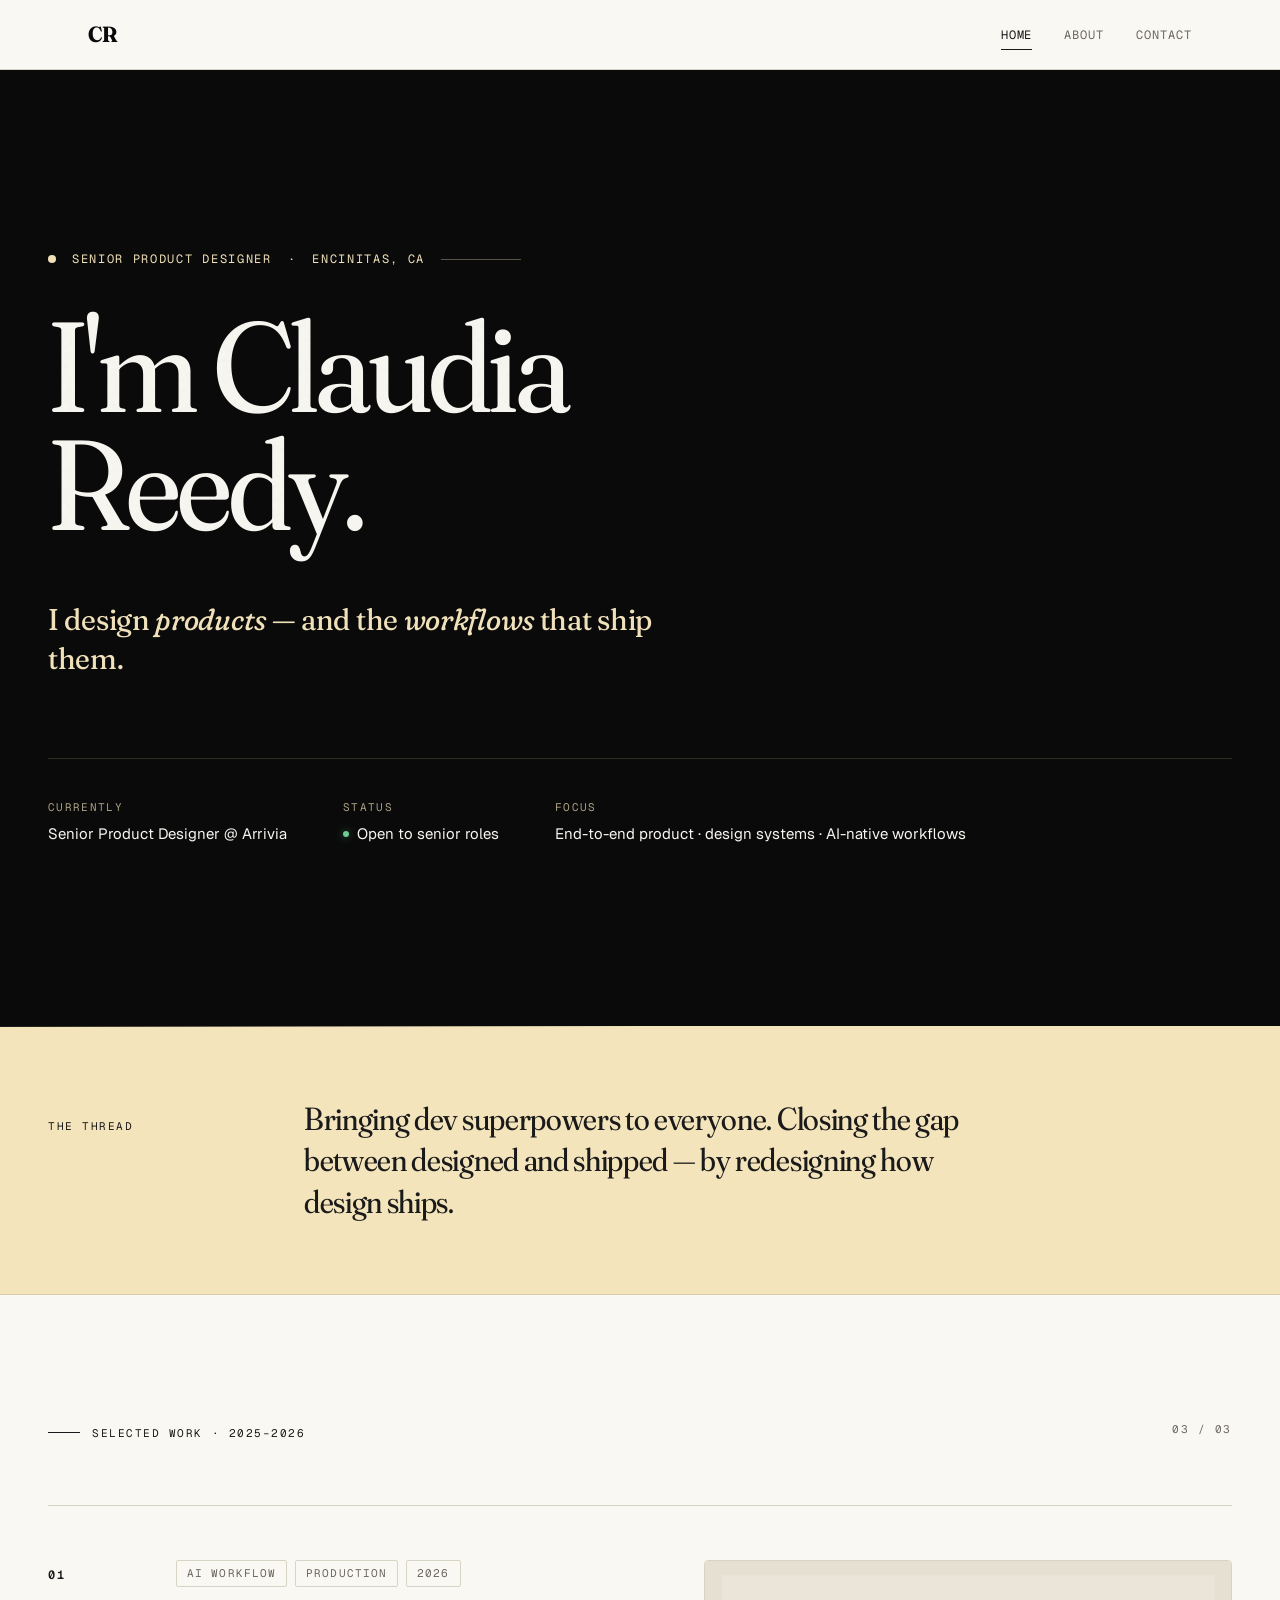
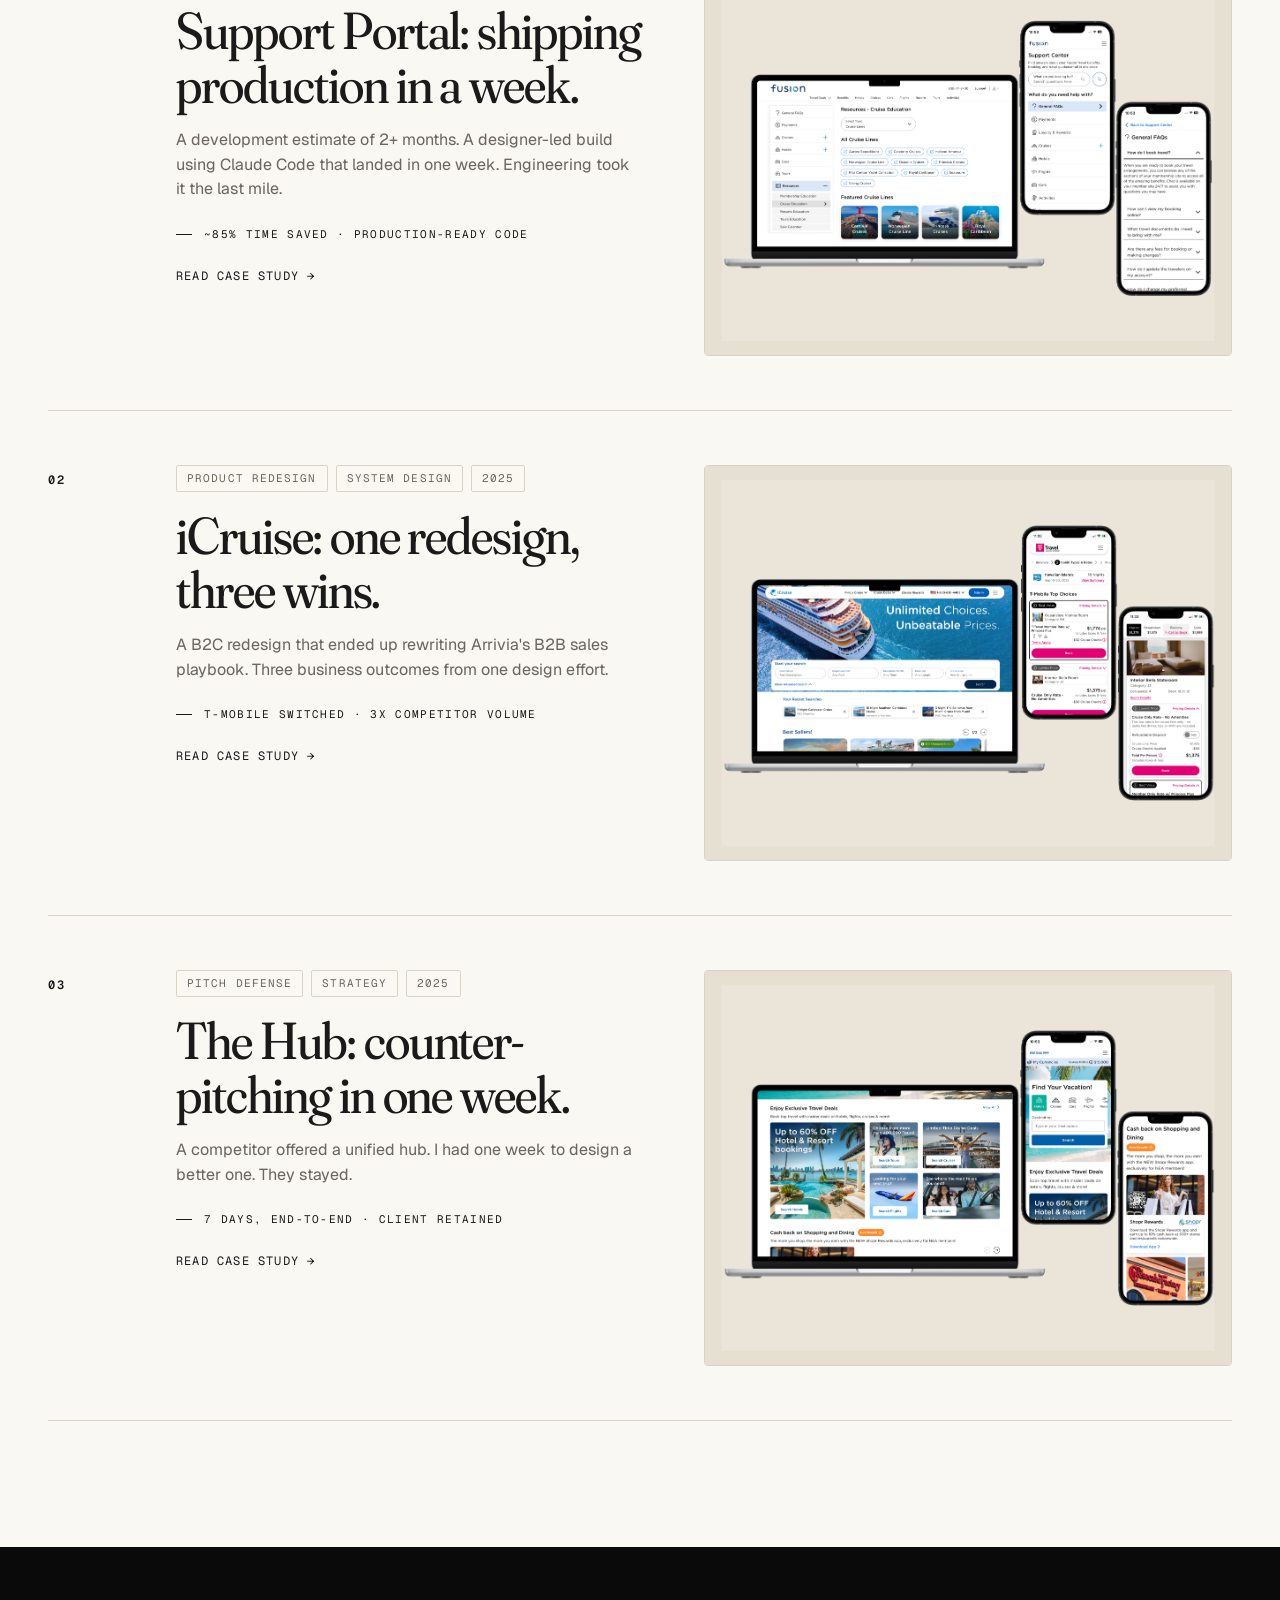
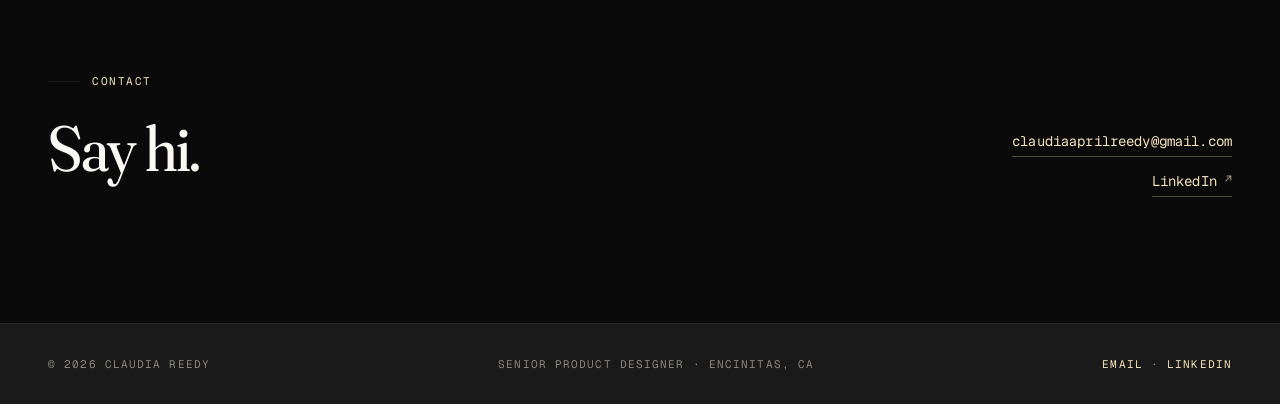
<file: index.html>
<!DOCTYPE html>
<html lang="en">
<head>
<meta charset="UTF-8">
<meta name="viewport" content="width=device-width, initial-scale=1.0">
<title>Claudia Reedy — Senior Product Designer</title>

<link rel="preconnect" href="https://fonts.googleapis.com">
<link rel="preconnect" href="https://fonts.gstatic.com" crossorigin>
<link href="https://fonts.googleapis.com/css2?family=Fraunces:opsz,wght,SOFT@9..144,300..900,0..100&family=Geist:wght@300..700&family=Geist+Mono:wght@400..600&display=swap" rel="stylesheet">

<link rel="stylesheet" href="styles/tokens.css">
<link rel="stylesheet" href="styles/system.css">
<link rel="stylesheet" href="styles/home.css">

<script src="scripts/reveal.js" defer></script>
</head>
<body class="page-home">

<nav class="top">
  <div class="nav-inner">
    <a href="index.html" class="logo">CR</a>
    <div class="nav-links">
      <a href="index.html" class="active">Home</a>
      <a href="about.html">About</a>
      <a href="#contact">Contact</a>
    </div>
  </div>
</nav>

<!-- ============ HERO ============ -->
<section class="hero hero--home">
  <div class="hero-inner">
    <div class="hero-eyebrow">
      <span class="dot"></span>
      <span>Senior Product Designer</span>
      <span>·</span>
      <span>Encinitas, CA</span>
    </div>

    <h1 class="hero-title">
      I'm Claudia<br>Reedy.
    </h1>

    <p class="hero-tagline">
      I design <em>products</em> — and the <em>workflows</em> that ship them.
    </p>

    <div class="hero-status">
      <dl>
        <dt>Currently</dt>
        <dd>Senior Product Designer @ Arrivia</dd>
      </dl>
      <dl>
        <dt>Status</dt>
        <dd class="with-dot"><span class="small-dot"></span>Open to senior roles</dd>
      </dl>
      <dl>
        <dt>Focus</dt>
        <dd>End-to-end product · design systems · AI-native workflows</dd>
      </dl>
    </div>
  </div>
</section>

<!-- ============ INTRO STRIP ============ -->
<section class="intro-strip" data-reveal>
  <div class="intro-inner">
    <div class="intro-label">The thread</div>
    <p class="intro-text">
      Bringing dev superpowers to everyone. Closing the gap between designed and shipped — by redesigning how design ships.
    </p>
  </div>
</section>

<!-- ============ SELECTED WORK ============ -->
<section class="work" data-reveal>
  <div class="work-inner">
    <div class="work-header">
      <div class="work-eyebrow">Selected Work · 2025–2026</div>
      <div class="work-count">03 / 03</div>
    </div>

    <div class="case-list">

      <a href="case-studies/support-portal.html" class="case-card">
        <div class="case-num">01</div>
        <div class="case-meta">
          <div class="case-tags">
            <span>AI Workflow</span>
            <span>Production</span>
            <span>2026</span>
          </div>
          <h2 class="case-title">Support Portal: shipping production in a week.</h2>
          <p class="case-desc">A development estimate of 2+ months. A designer-led build using Claude Code that landed in one week. Engineering took it the last mile.</p>
          <div class="case-stat">~85% time saved · Production-ready code</div>
          <span class="case-arrow">Read case study →</span>
        </div>
        <div class="case-image">
          <img src="assets/images/support-portal-card.png" alt="Support Portal — final shipped page, shown on laptop and two mobile devices" loading="lazy">
        </div>
      </a>

      <a href="case-studies/icruise.html" class="case-card">
        <div class="case-num">02</div>
        <div class="case-meta">
          <div class="case-tags">
            <span>Product Redesign</span>
            <span>System Design</span>
            <span>2025</span>
          </div>
          <h2 class="case-title">iCruise: one redesign, three wins.</h2>
          <p class="case-desc">A B2C redesign that ended up rewriting Arrivia's B2B sales playbook. Three business outcomes from one design effort.</p>
          <div class="case-stat">T-Mobile switched · 3x competitor volume</div>
          <span class="case-arrow">Read case study →</span>
        </div>
        <div class="case-image">
          <img src="assets/images/icruise-card.png" alt="iCruise homepage on laptop alongside two T-Mobile-branded mobile views — showcasing the white-label architecture" loading="lazy">
        </div>
      </a>

      <a href="case-studies/nea-hub.html" class="case-card">
        <div class="case-num">03</div>
        <div class="case-meta">
          <div class="case-tags">
            <span>Pitch Defense</span>
            <span>Strategy</span>
            <span>2025</span>
          </div>
          <h2 class="case-title">The Hub: counter-pitching in one week.</h2>
          <p class="case-desc">A competitor offered a unified hub. I had one week to design a better one. They stayed.</p>
          <div class="case-stat">7 days, end-to-end · Client retained</div>
          <span class="case-arrow">Read case study →</span>
        </div>
        <div class="case-image">
          <img src="assets/images/nea-hub-card.png" alt="NEA member benefits Hub on laptop alongside two NEA-branded mobile views — the unified-experience prototype" loading="lazy">
        </div>
      </a>

    </div>
  </div>
</section>

<!-- ============ CONTACT ============ -->
<section class="cta cta--contact" id="contact" data-reveal>
  <div class="cta-inner">
    <div>
      <div class="cta-eyebrow">Contact</div>
      <h2 class="cta-title">Say hi.</h2>
    </div>
    <div class="contact-links">
      <a href="mailto:claudiaaprilreedy@gmail.com" class="contact-link">claudiaaprilreedy@gmail.com</a>
      <a href="https://www.linkedin.com/in/claudiareedy/" class="contact-link" target="_blank" rel="noopener">LinkedIn <span class="arrow" aria-hidden="true">↗</span></a>
    </div>
  </div>
</section>

<footer class="site">
  <div class="footer-inner">
    <span>© 2026 Claudia Reedy</span>
    <span>Senior Product Designer · Encinitas, CA</span>
    <span>
      <a href="mailto:claudiaaprilreedy@gmail.com">Email</a>
      ·
      <a href="https://www.linkedin.com/in/claudiareedy/" target="_blank" rel="noopener">LinkedIn</a>
    </span>
  </div>
</footer>

</body>
</html>
</file>
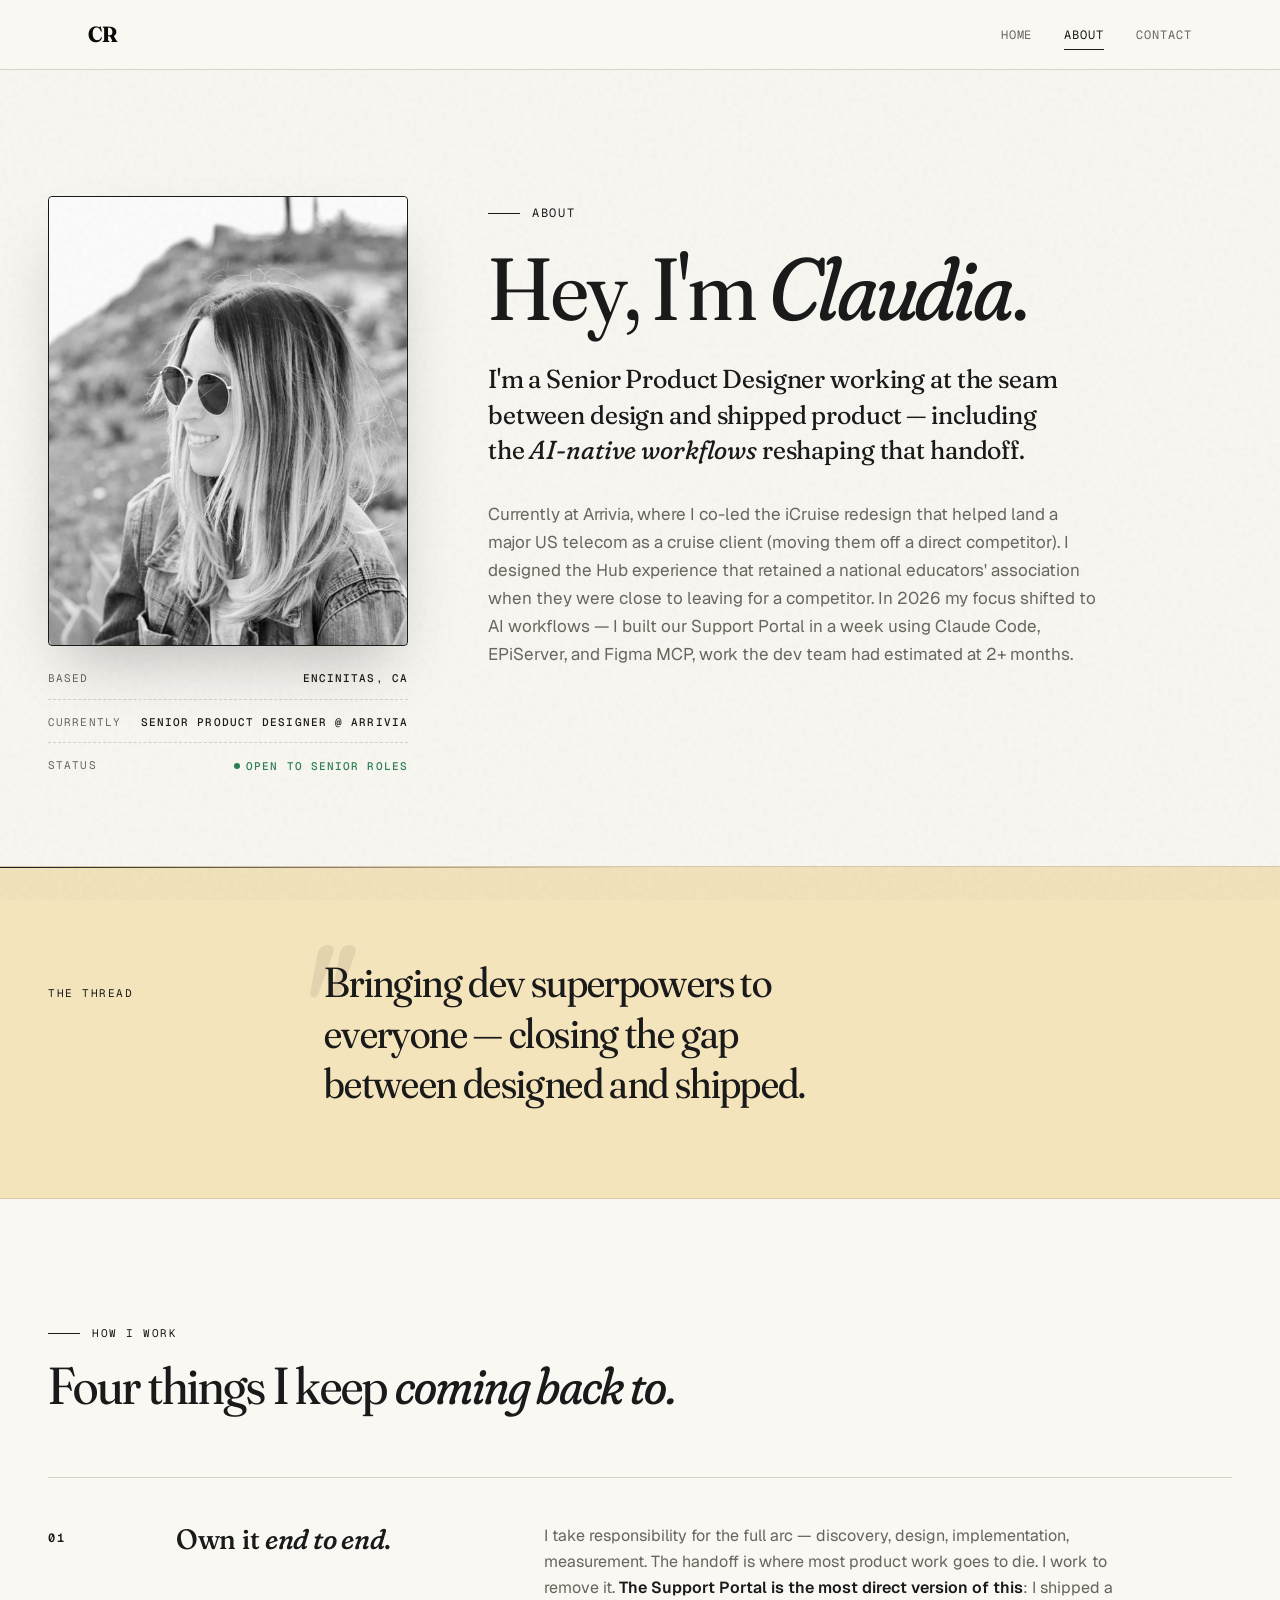
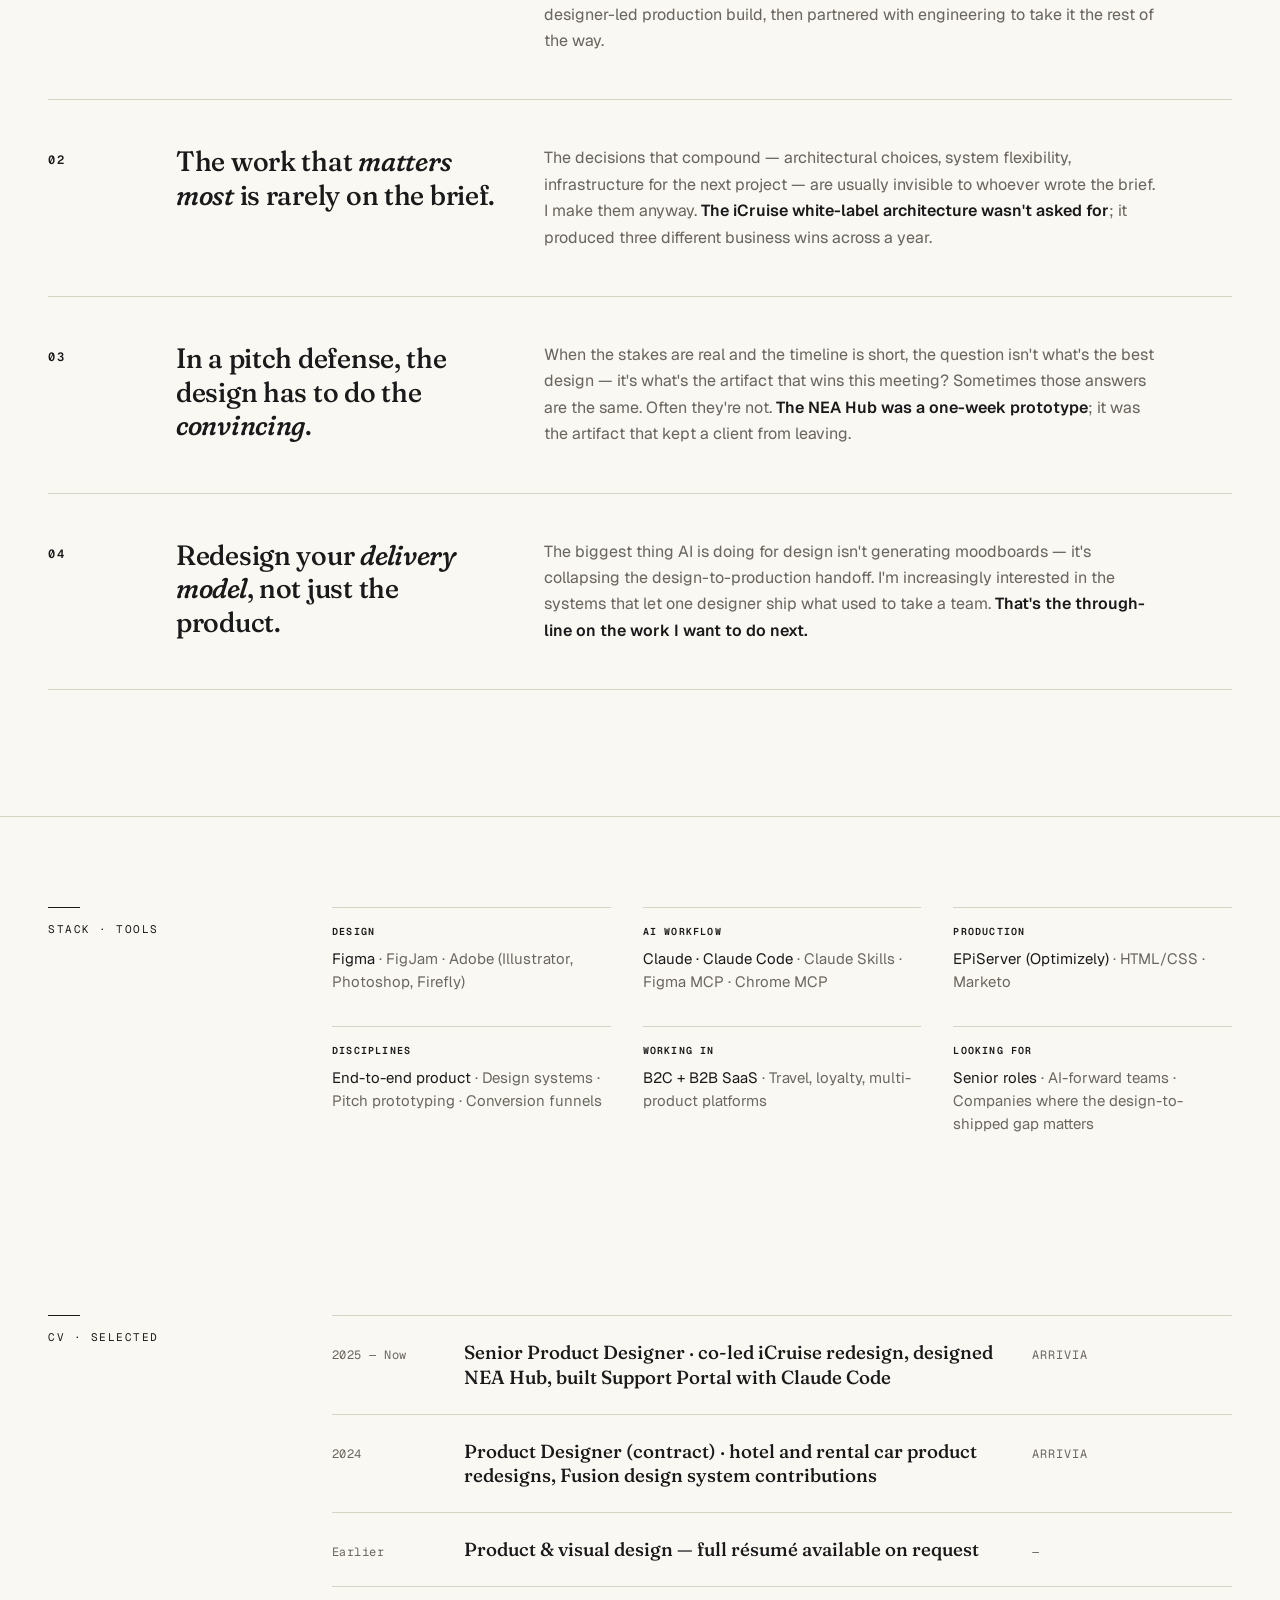
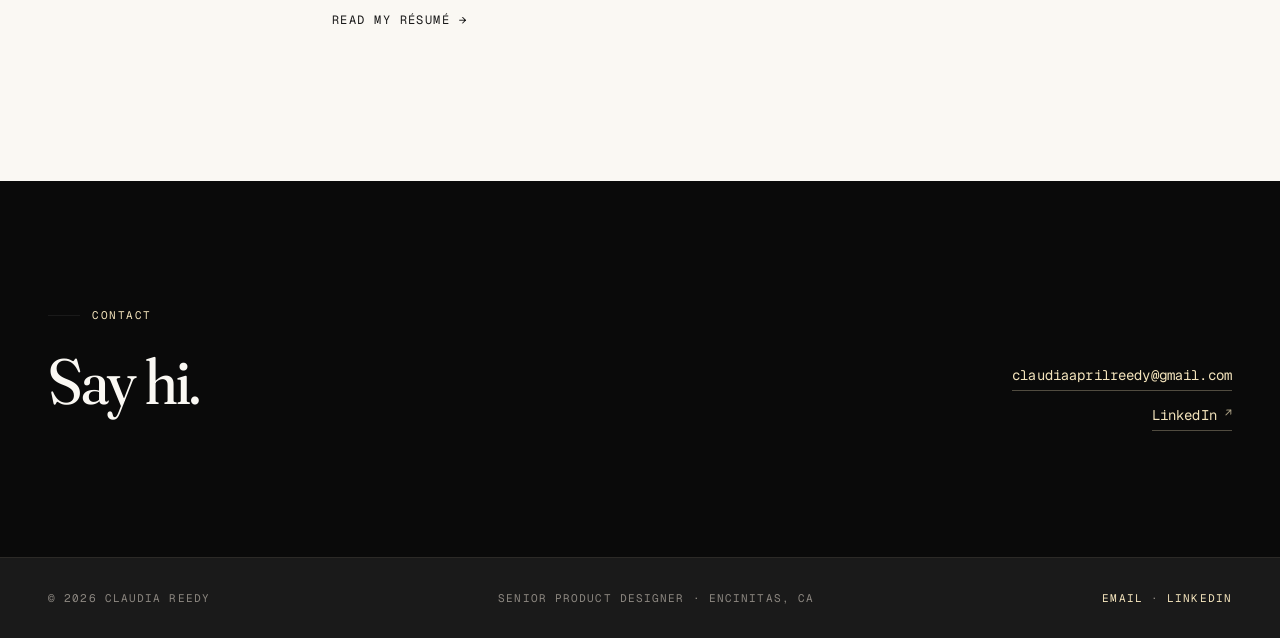
<file: about.html>
<!DOCTYPE html>
<html lang="en">
<head>
<meta charset="UTF-8">
<meta name="viewport" content="width=device-width, initial-scale=1.0">
<title>About — Claudia Reedy</title>

<link rel="preconnect" href="https://fonts.googleapis.com">
<link rel="preconnect" href="https://fonts.gstatic.com" crossorigin>
<link href="https://fonts.googleapis.com/css2?family=Fraunces:opsz,wght,SOFT@9..144,300..900,0..100&family=Geist:wght@300..700&family=Geist+Mono:wght@400..600&display=swap" rel="stylesheet">

<link rel="stylesheet" href="styles/tokens.css">
<link rel="stylesheet" href="styles/system.css">
<link rel="stylesheet" href="styles/about.css">

<script src="scripts/reveal.js" defer></script>
</head>
<body class="page-about">

<nav class="top">
  <div class="nav-inner">
    <a href="index.html" class="logo">CR</a>
    <div class="nav-links">
      <a href="index.html">Home</a>
      <a href="about.html" class="active">About</a>
      <a href="#contact">Contact</a>
    </div>
  </div>
</nav>

<!-- ============ ABOUT HERO ============ -->
<section class="about-hero">
  <div class="about-hero-inner">

    <div class="portrait-wrap">
      <div class="portrait-frame">
        <img src="assets/images/portrait.jpg" alt="Claudia Reedy, editorial portrait" loading="eager">
      </div>
      <div class="portrait-meta">
        <div class="portrait-stat">
          <span class="label">Based</span>
          <span class="val">Encinitas, CA</span>
        </div>
        <div class="portrait-stat">
          <span class="label">Currently</span>
          <span class="val">Senior Product Designer @ Arrivia</span>
        </div>
        <div class="portrait-stat">
          <span class="label">Status</span>
          <span class="val green">Open to senior roles</span>
        </div>
      </div>
    </div>

    <div class="about-intro">
      <div class="about-eyebrow">About</div>
      <h1 class="about-title">Hey, I'm <em>Claudia</em>.</h1>

      <p class="about-lede">
        I'm a Senior Product Designer working at the seam between design and shipped product — including the <em>AI-native workflows</em> reshaping that handoff.
      </p>

      <p class="about-supporting">
        Currently at Arrivia, where I co-led the iCruise redesign that helped land a major US telecom as a cruise client (moving them off a direct competitor). I designed the Hub experience that retained a national educators' association when they were close to leaving for a competitor. In 2026 my focus shifted to AI workflows — I built our Support Portal in a week using Claude Code, EPiServer, and Figma MCP, work the dev team had estimated at 2+ months.
      </p>
    </div>
  </div>
</section>

<!-- ============ THE THREAD ============ -->
<section class="thread" data-reveal>
  <div class="thread-inner">
    <div class="thread-label">The thread</div>
    <div>
      <p class="thread-quote">
        Bringing dev superpowers to everyone — closing the gap between designed and shipped.
      </p>
    </div>
  </div>
</section>

<!-- ============ HOW I WORK ============ -->
<section class="how" data-reveal>
  <div class="how-inner">
    <div class="how-header">
      <div class="how-eyebrow">How I work</div>
      <h2 class="how-title">Four things I keep <em>coming back to.</em></h2>
    </div>

    <div class="principles">

      <div class="principle">
        <div class="principle-num">01</div>
        <div class="principle-headline">Own it <em>end to end</em>.</div>
        <p class="principle-body">I take responsibility for the full arc — discovery, design, implementation, measurement. The handoff is where most product work goes to die. I work to remove it. <strong>The Support Portal is the most direct version of this</strong>: I shipped a designer-led production build, then partnered with engineering to take it the rest of the way.</p>
      </div>

      <div class="principle">
        <div class="principle-num">02</div>
        <div class="principle-headline">The work that <em>matters most</em> is rarely on the brief.</div>
        <p class="principle-body">The decisions that compound — architectural choices, system flexibility, infrastructure for the next project — are usually invisible to whoever wrote the brief. I make them anyway. <strong>The iCruise white-label architecture wasn't asked for</strong>; it produced three different business wins across a year.</p>
      </div>

      <div class="principle">
        <div class="principle-num">03</div>
        <div class="principle-headline">In a pitch defense, the design has to do the <em>convincing</em>.</div>
        <p class="principle-body">When the stakes are real and the timeline is short, the question isn't what's the best design — it's what's the artifact that wins this meeting? Sometimes those answers are the same. Often they're not. <strong>The NEA Hub was a one-week prototype</strong>; it was the artifact that kept a client from leaving.</p>
      </div>

      <div class="principle">
        <div class="principle-num">04</div>
        <div class="principle-headline">Redesign your <em>delivery model</em>, not just the product.</div>
        <p class="principle-body">The biggest thing AI is doing for design isn't generating moodboards — it's collapsing the design-to-production handoff. I'm increasingly interested in the systems that let one designer ship what used to take a team. <strong>That's the through-line on the work I want to do next.</strong></p>
      </div>

    </div>
  </div>
</section>

<!-- ============ STACK ============ -->
<section class="stack" data-reveal>
  <div class="stack-inner">
    <div class="stack-label">Stack · Tools</div>
    <div class="stack-grid">

      <div class="stack-cell">
        <div class="stack-cell-label">Design</div>
        <div class="stack-cell-list">Figma <span>· FigJam · Adobe (Illustrator, Photoshop, Firefly)</span></div>
      </div>

      <div class="stack-cell">
        <div class="stack-cell-label">AI Workflow</div>
        <div class="stack-cell-list">Claude · Claude Code <span>· Claude Skills · Figma MCP · Chrome MCP</span></div>
      </div>

      <div class="stack-cell">
        <div class="stack-cell-label">Production</div>
        <div class="stack-cell-list">EPiServer (Optimizely) <span>· HTML/CSS · Marketo</span></div>
      </div>

      <div class="stack-cell">
        <div class="stack-cell-label">Disciplines</div>
        <div class="stack-cell-list">End-to-end product <span>· Design systems · Pitch prototyping · Conversion funnels</span></div>
      </div>

      <div class="stack-cell">
        <div class="stack-cell-label">Working In</div>
        <div class="stack-cell-list">B2C + B2B SaaS <span>· Travel, loyalty, multi-product platforms</span></div>
      </div>

      <div class="stack-cell">
        <div class="stack-cell-label">Looking For</div>
        <div class="stack-cell-list">Senior roles <span>· AI-forward teams · Companies where the design-to-shipped gap matters</span></div>
      </div>

    </div>
  </div>
</section>

<!-- ============ CV ============ -->
<section class="cv" data-reveal>
  <div class="cv-inner">
    <div class="cv-label">CV · Selected</div>
    <div>
      <div class="cv-list">
        <div class="cv-row">
          <div class="cv-year">2025 — Now</div>
          <div class="cv-role">Senior Product Designer · co-led iCruise redesign, designed NEA Hub, built Support Portal with Claude Code</div>
          <div class="cv-org">Arrivia</div>
        </div>
        <div class="cv-row">
          <div class="cv-year">2024</div>
          <div class="cv-role">Product Designer (contract) · hotel and rental car product redesigns, Fusion design system contributions</div>
          <div class="cv-org">Arrivia</div>
        </div>
        <div class="cv-row">
          <div class="cv-year">Earlier</div>
          <div class="cv-role">Product & visual design — full résumé available on request</div>
          <div class="cv-org">—</div>
        </div>
      </div>

      <a href="resume.html" class="cv-link">Read my résumé →</a>
    </div>
  </div>
</section>

<!-- ============ CONTACT ============ -->
<section class="cta cta--contact" id="contact" data-reveal>
  <div class="cta-inner">
    <div>
      <div class="cta-eyebrow">Contact</div>
      <h2 class="cta-title">Say hi.</h2>
    </div>
    <div class="contact-links">
      <a href="mailto:claudiaaprilreedy@gmail.com" class="contact-link">claudiaaprilreedy@gmail.com</a>
      <a href="https://www.linkedin.com/in/claudiareedy/" class="contact-link" target="_blank" rel="noopener">LinkedIn <span class="arrow" aria-hidden="true">↗</span></a>
    </div>
  </div>
</section>

<footer class="site">
  <div class="footer-inner">
    <span>© 2026 Claudia Reedy</span>
    <span>Senior Product Designer · Encinitas, CA</span>
    <span>
      <a href="mailto:claudiaaprilreedy@gmail.com">Email</a>
      ·
      <a href="https://www.linkedin.com/in/claudiareedy/" target="_blank" rel="noopener">LinkedIn</a>
    </span>
  </div>
</footer>

</body>
</html>
</file>
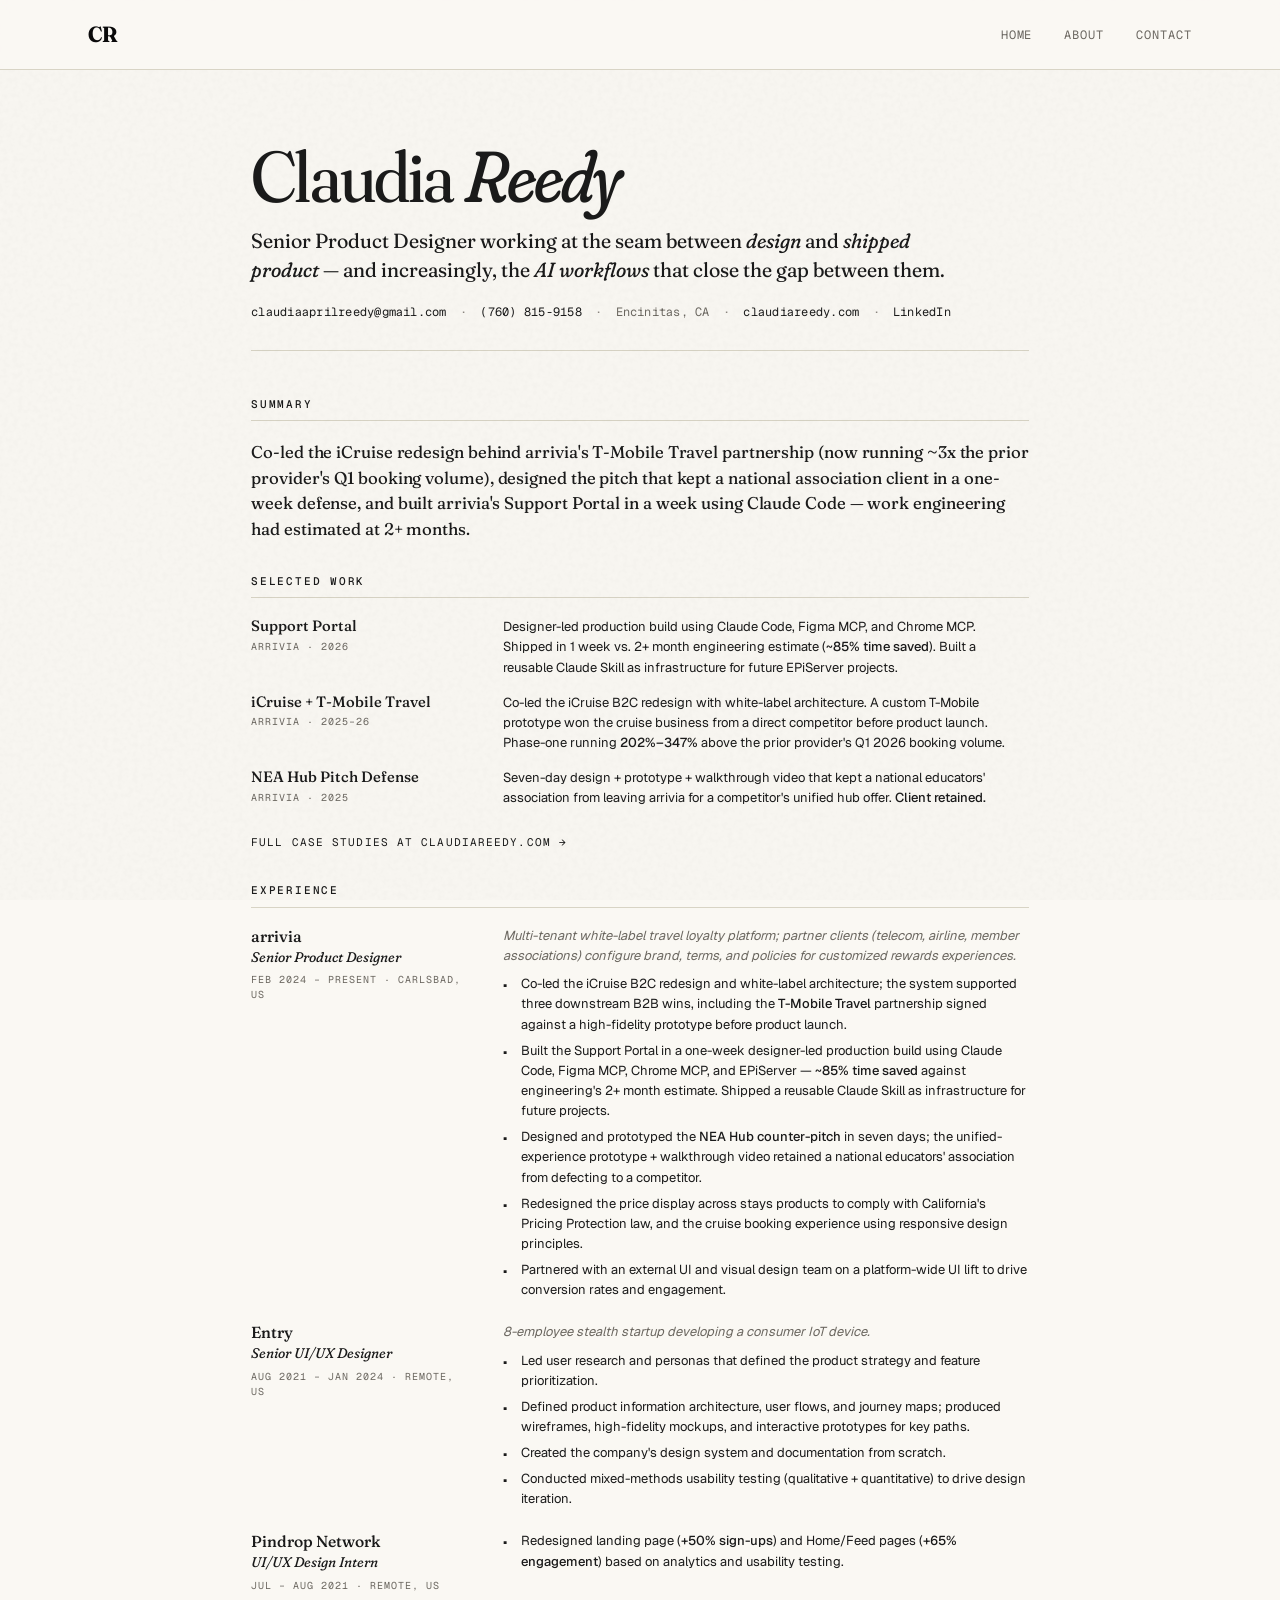
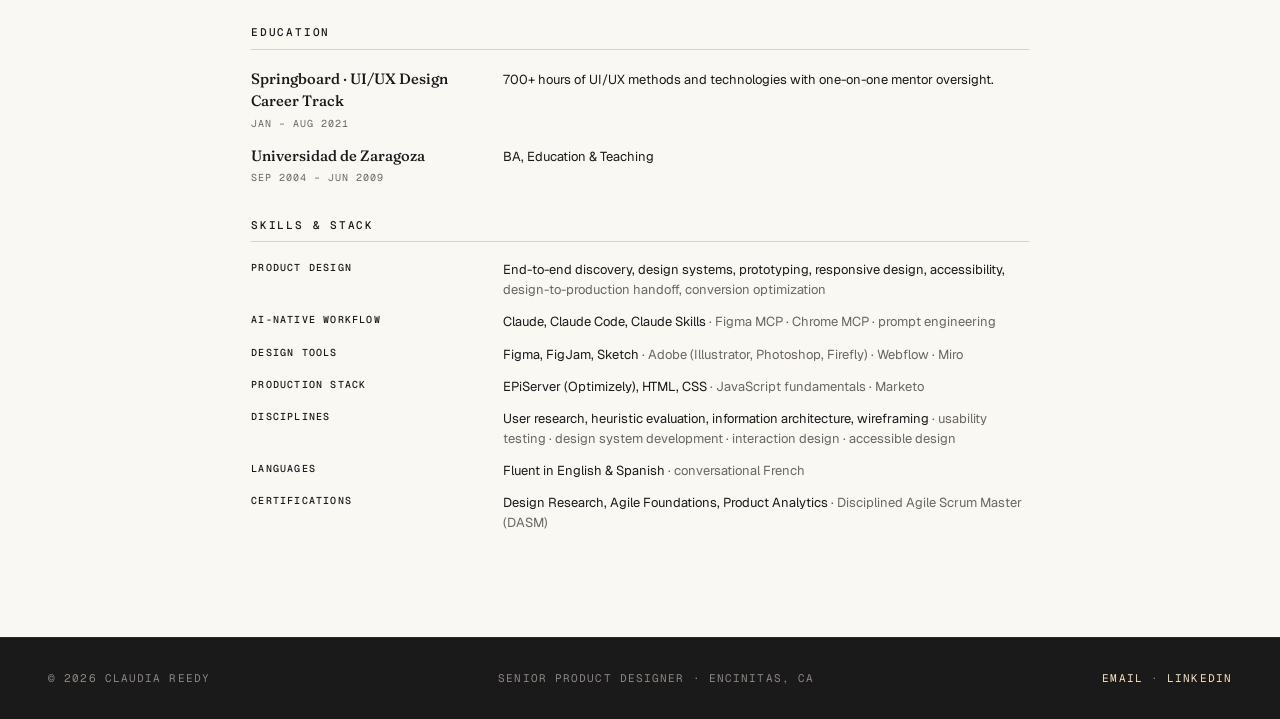
<file: resume.html>
<!DOCTYPE html>
<html lang="en">
<head>
<meta charset="UTF-8">
<meta name="viewport" content="width=device-width, initial-scale=1.0">
<title>Résumé — Claudia Reedy</title>

<link rel="preconnect" href="https://fonts.googleapis.com">
<link rel="preconnect" href="https://fonts.gstatic.com" crossorigin>
<link href="https://fonts.googleapis.com/css2?family=Fraunces:opsz,wght,SOFT@9..144,300..900,0..100&family=Geist:wght@300..700&family=Geist+Mono:wght@400..600&display=swap" rel="stylesheet">

<link rel="stylesheet" href="styles/tokens.css">
<link rel="stylesheet" href="styles/system.css">
<link rel="stylesheet" href="styles/resume.css">
</head>
<body class="page-resume">

<nav class="top">
  <div class="nav-inner">
    <a href="index.html" class="logo">CR</a>
    <div class="nav-links">
      <a href="index.html">Home</a>
      <a href="about.html">About</a>
      <a href="#contact">Contact</a>
    </div>
  </div>
</nav>

<main class="resume">

  <!-- ============ HEADER ============ -->
  <header class="resume-header">
    <h1>Claudia <em>Reedy</em></h1>
    <p class="resume-role">Senior Product Designer working at the seam between <em>design</em> and <em>shipped product</em> — and increasingly, the <em>AI workflows</em> that close the gap between them.</p>
    <p class="resume-contact">
      <a href="mailto:claudiaaprilreedy@gmail.com">claudiaaprilreedy@gmail.com</a>
      <span class="sep">·</span>
      <a href="tel:+17608159158">(760) 815-9158</a>
      <span class="sep">·</span>
      Encinitas, CA
      <span class="sep">·</span>
      <a href="index.html">claudiareedy.com</a>
      <span class="sep">·</span>
      <a href="https://www.linkedin.com/in/claudiareedy/" target="_blank" rel="noopener">LinkedIn</a>
    </p>
  </header>

  <!-- ============ SUMMARY ============ -->
  <section class="resume-section resume-summary">
    <h2>Summary</h2>
    <p>
      Co-led the iCruise redesign behind arrivia's T-Mobile Travel partnership (now running ~3x the prior provider's Q1 booking volume), designed the pitch that kept a national association client in a one-week defense, and built arrivia's Support Portal in a week using Claude Code — work engineering had estimated at 2+ months.
    </p>
  </section>

  <!-- ============ SELECTED WORK ============ -->
  <section class="resume-section">
    <h2>Selected Work</h2>
    <div class="resume-projects">

      <div class="resume-project">
        <div>
          <div class="resume-project-title">Support Portal</div>
          <span class="resume-project-meta">arrivia · 2026</span>
        </div>
        <p class="resume-project-desc">Designer-led production build using Claude Code, Figma MCP, and Chrome MCP. Shipped in 1 week vs. 2+ month engineering estimate (<strong>~85% time saved</strong>). Built a reusable Claude Skill as infrastructure for future EPiServer projects.</p>
      </div>

      <div class="resume-project">
        <div>
          <div class="resume-project-title">iCruise + T-Mobile Travel</div>
          <span class="resume-project-meta">arrivia · 2025–26</span>
        </div>
        <p class="resume-project-desc">Co-led the iCruise B2C redesign with white-label architecture. A custom T-Mobile prototype won the cruise business from a direct competitor before product launch. Phase-one running <strong>202%–347%</strong> above the prior provider's Q1 2026 booking volume.</p>
      </div>

      <div class="resume-project">
        <div>
          <div class="resume-project-title">NEA Hub Pitch Defense</div>
          <span class="resume-project-meta">arrivia · 2025</span>
        </div>
        <p class="resume-project-desc">Seven-day design + prototype + walkthrough video that kept a national educators' association from leaving arrivia for a competitor's unified hub offer. <strong>Client retained.</strong></p>
      </div>

      <a href="index.html" class="resume-link-out">Full case studies at claudiareedy.com →</a>

    </div>
  </section>

  <!-- ============ EXPERIENCE ============ -->
  <section class="resume-section">
    <h2>Experience</h2>
    <div class="resume-experience">

      <article class="resume-job">
        <div class="resume-job-meta">
          <div class="resume-job-company">arrivia</div>
          <div class="resume-job-role">Senior Product Designer</div>
          <div class="resume-job-dates">Feb 2024 – Present · Carlsbad, US</div>
        </div>
        <div>
        <p class="resume-job-tag">Multi-tenant white-label travel loyalty platform; partner clients (telecom, airline, member associations) configure brand, terms, and policies for customized rewards experiences.</p>
        <ul class="resume-job-bullets">
          <li>Co-led the iCruise B2C redesign and white-label architecture; the system supported three downstream B2B wins, including the <strong>T-Mobile Travel</strong> partnership signed against a high-fidelity prototype before product launch.</li>
          <li>Built the Support Portal in a one-week designer-led production build using Claude Code, Figma MCP, Chrome MCP, and EPiServer — <strong>~85% time saved</strong> against engineering's 2+ month estimate. Shipped a reusable Claude Skill as infrastructure for future projects.</li>
          <li>Designed and prototyped the <strong>NEA Hub counter-pitch</strong> in seven days; the unified-experience prototype + walkthrough video retained a national educators' association from defecting to a competitor.</li>
          <li>Redesigned the price display across stays products to comply with California's Pricing Protection law, and the cruise booking experience using responsive design principles.</li>
          <li>Partnered with an external UI and visual design team on a platform-wide UI lift to drive conversion rates and engagement.</li>
        </ul>
        </div>
      </article>

      <article class="resume-job">
        <div class="resume-job-meta">
          <div class="resume-job-company">Entry</div>
          <div class="resume-job-role">Senior UI/UX Designer</div>
          <div class="resume-job-dates">Aug 2021 – Jan 2024 · Remote, US</div>
        </div>
        <div>
          <p class="resume-job-tag">8-employee stealth startup developing a consumer IoT device.</p>
          <ul class="resume-job-bullets">
            <li>Led user research and personas that defined the product strategy and feature prioritization.</li>
            <li>Defined product information architecture, user flows, and journey maps; produced wireframes, high-fidelity mockups, and interactive prototypes for key paths.</li>
            <li>Created the company's design system and documentation from scratch.</li>
            <li>Conducted mixed-methods usability testing (qualitative + quantitative) to drive design iteration.</li>
          </ul>
        </div>
      </article>

      <article class="resume-job">
        <div class="resume-job-meta">
          <div class="resume-job-company">Pindrop Network</div>
          <div class="resume-job-role">UI/UX Design Intern</div>
          <div class="resume-job-dates">Jul – Aug 2021 · Remote, US</div>
        </div>
        <ul class="resume-job-bullets">
          <li>Redesigned landing page (<strong>+50% sign-ups</strong>) and Home/Feed pages (<strong>+65% engagement</strong>) based on analytics and usability testing.</li>
        </ul>
      </article>

    </div>
  </section>

  <!-- ============ EDUCATION ============ -->
  <section class="resume-section">
    <h2>Education</h2>
    <div class="resume-edu">

      <div class="resume-edu-row">
        <div>
          <div class="resume-edu-school">Springboard · UI/UX Design Career Track</div>
          <span class="resume-edu-dates">Jan – Aug 2021</span>
        </div>
        <p class="resume-edu-detail">700+ hours of UI/UX methods and technologies with one-on-one mentor oversight.</p>
      </div>

      <div class="resume-edu-row">
        <div>
          <div class="resume-edu-school">Universidad de Zaragoza</div>
          <span class="resume-edu-dates">Sep 2004 – Jun 2009</span>
        </div>
        <p class="resume-edu-detail">BA, Education &amp; Teaching</p>
      </div>

    </div>
  </section>

  <!-- ============ SKILLS & STACK ============ -->
  <section class="resume-section">
    <h2>Skills &amp; Stack</h2>
    <div class="resume-skills">

      <div class="resume-skill-label">Product design</div>
      <div class="resume-skill-list">End-to-end discovery, design systems, prototyping, responsive design, accessibility, <span class="muted">design-to-production handoff, conversion optimization</span></div>

      <div class="resume-skill-label">AI-native workflow</div>
      <div class="resume-skill-list">Claude, Claude Code, Claude Skills <span class="muted">· Figma MCP · Chrome MCP · prompt engineering</span></div>

      <div class="resume-skill-label">Design tools</div>
      <div class="resume-skill-list">Figma, FigJam, Sketch <span class="muted">· Adobe (Illustrator, Photoshop, Firefly) · Webflow · Miro</span></div>

      <div class="resume-skill-label">Production stack</div>
      <div class="resume-skill-list">EPiServer (Optimizely), HTML, CSS <span class="muted">· JavaScript fundamentals · Marketo</span></div>

      <div class="resume-skill-label">Disciplines</div>
      <div class="resume-skill-list">User research, heuristic evaluation, information architecture, wireframing <span class="muted">· usability testing · design system development · interaction design · accessible design</span></div>

      <div class="resume-skill-label">Languages</div>
      <div class="resume-skill-list">Fluent in English &amp; Spanish <span class="muted">· conversational French</span></div>

      <div class="resume-skill-label">Certifications</div>
      <div class="resume-skill-list">Design Research, Agile Foundations, Product Analytics <span class="muted">· Disciplined Agile Scrum Master (DASM)</span></div>

    </div>
  </section>

</main>

<footer class="site">
  <div class="footer-inner">
    <span>© 2026 Claudia Reedy</span>
    <span>Senior Product Designer · Encinitas, CA</span>
    <span>
      <a href="mailto:claudiaaprilreedy@gmail.com">Email</a>
      ·
      <a href="https://www.linkedin.com/in/claudiareedy/" target="_blank" rel="noopener">LinkedIn</a>
    </span>
  </div>
</footer>

</body>
</html>
</file>
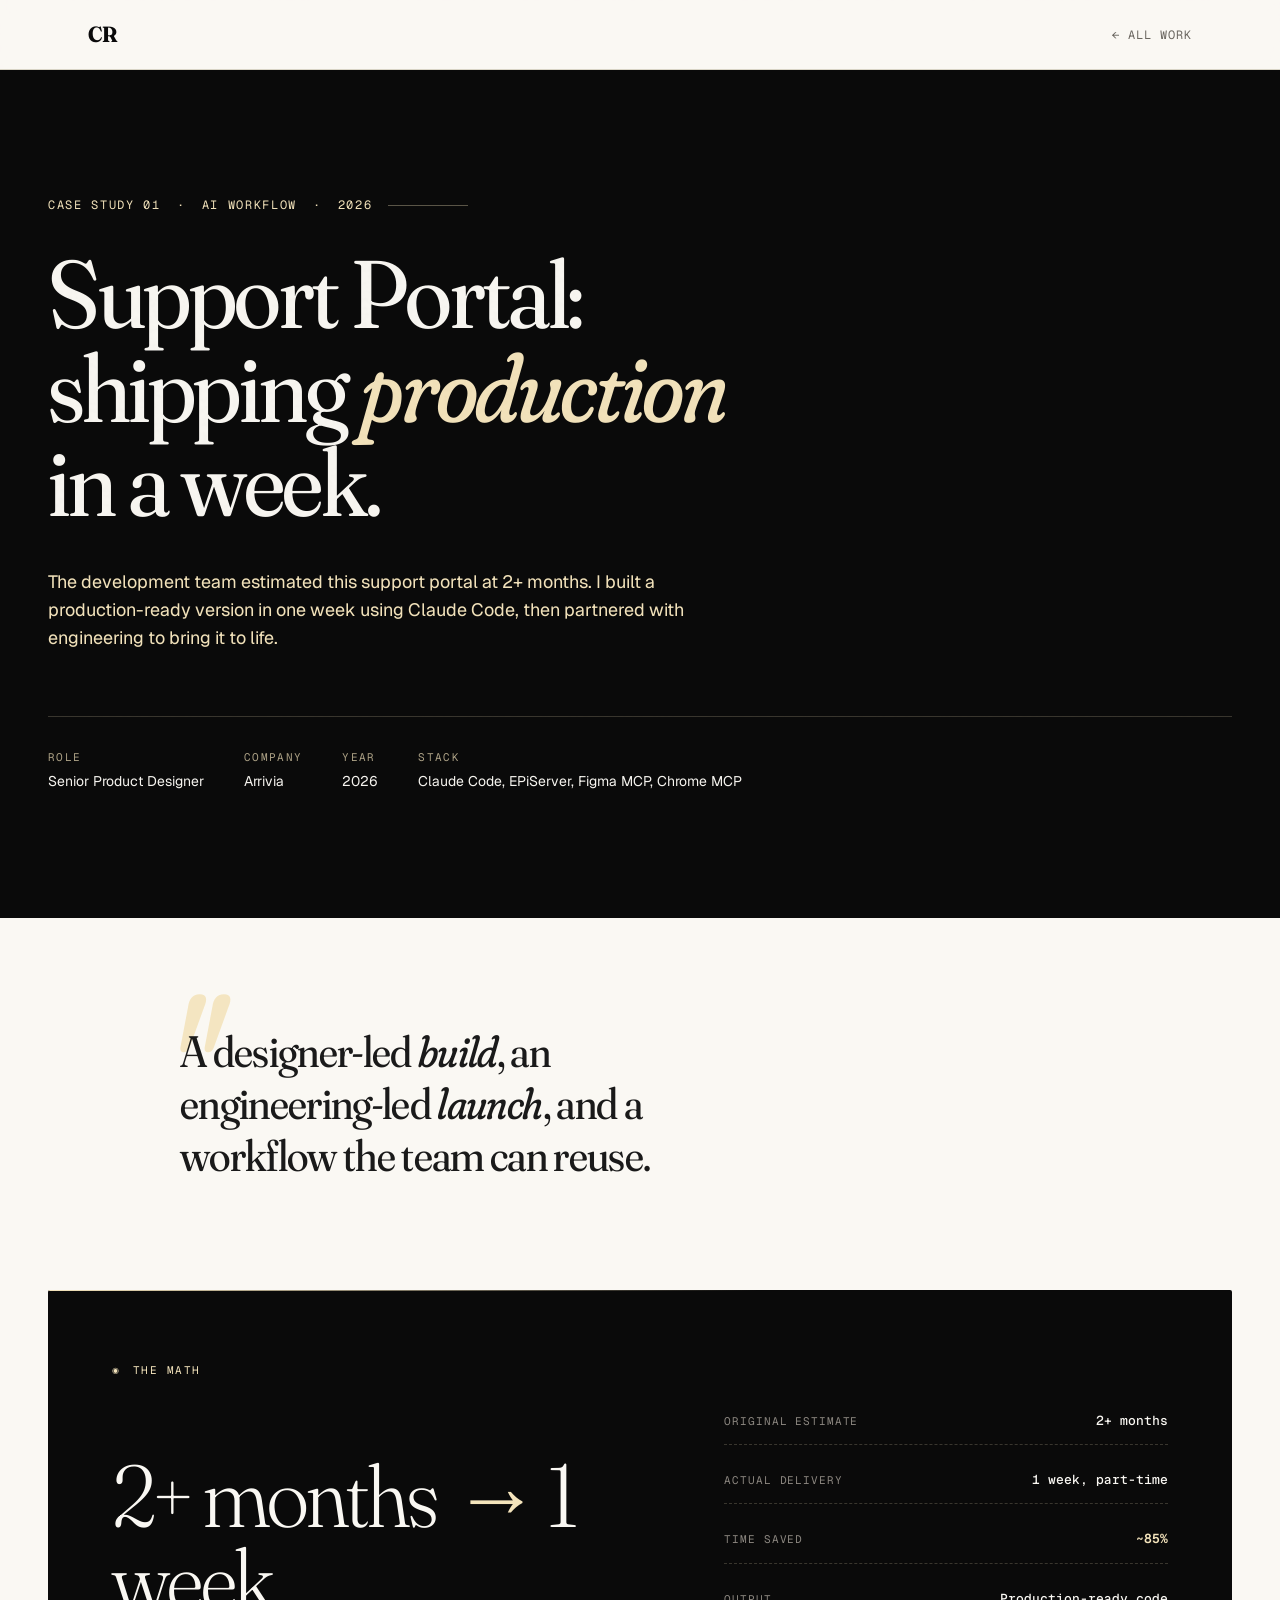
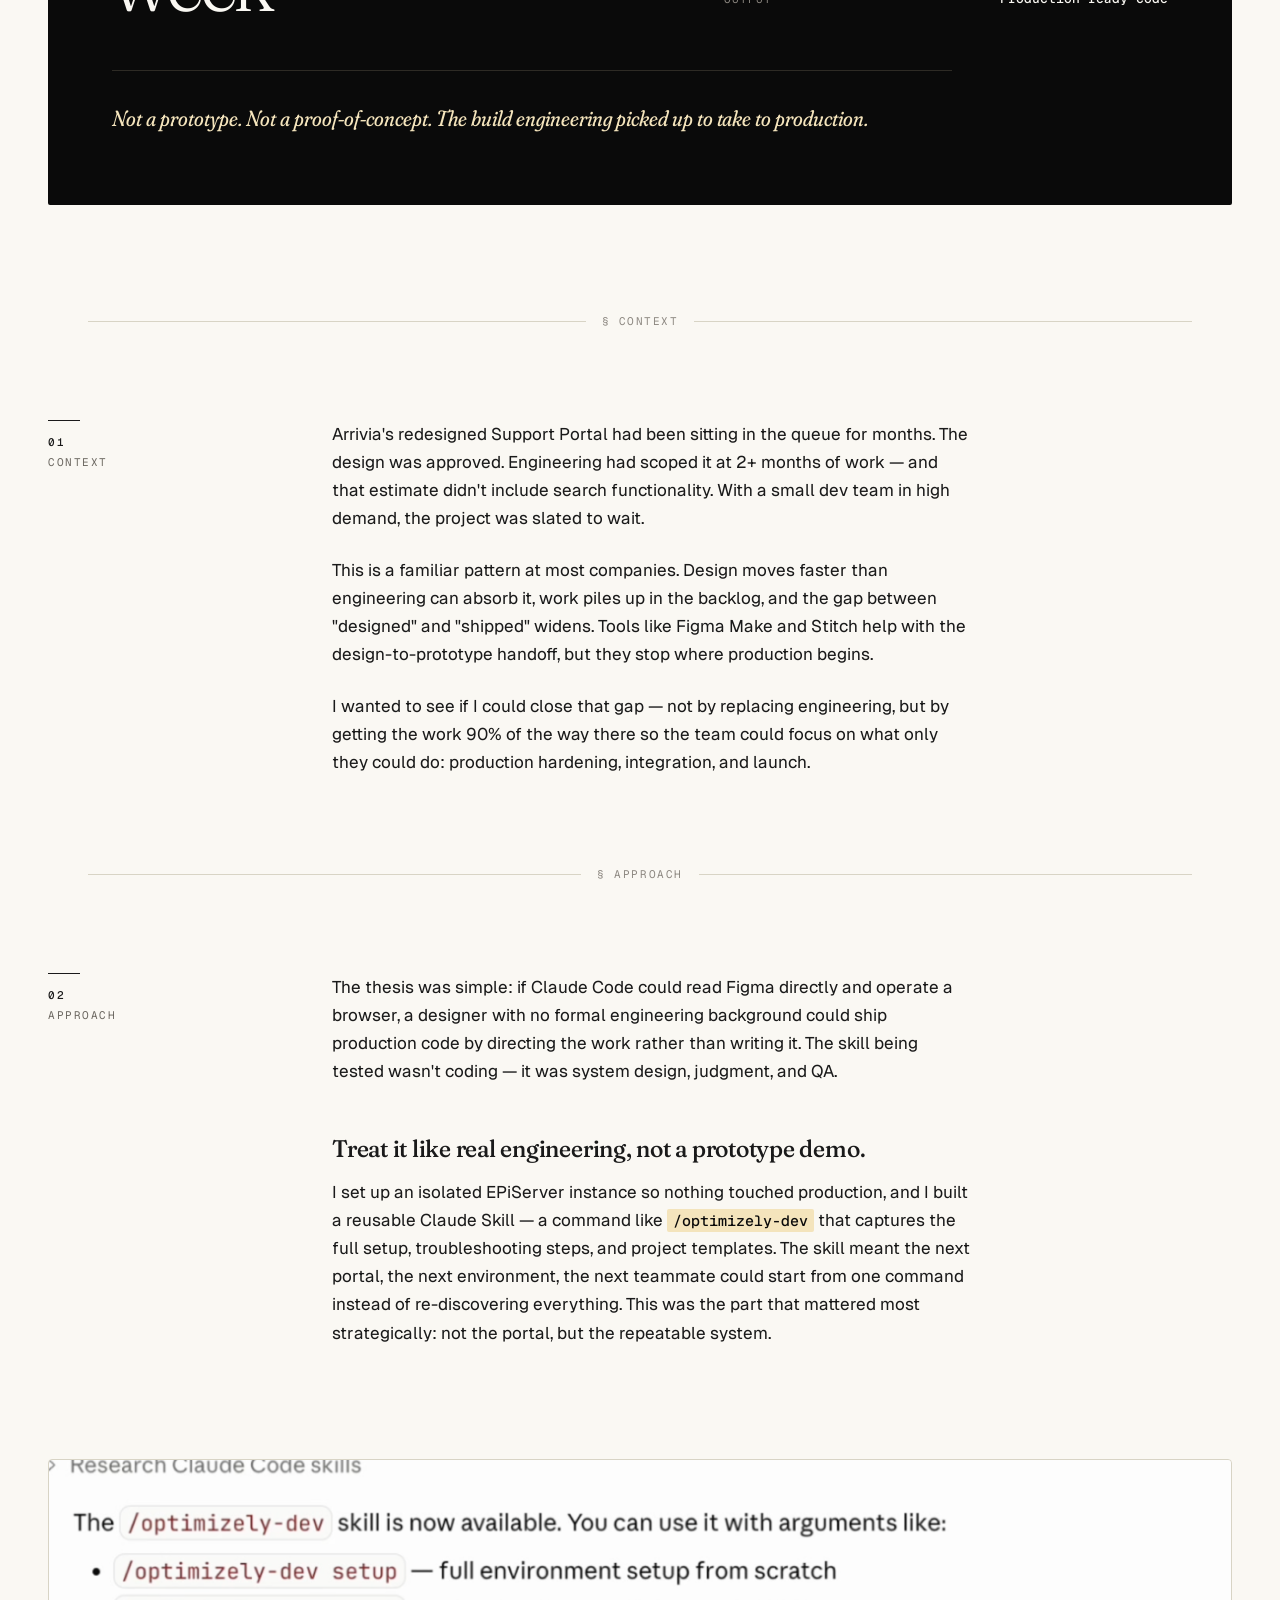
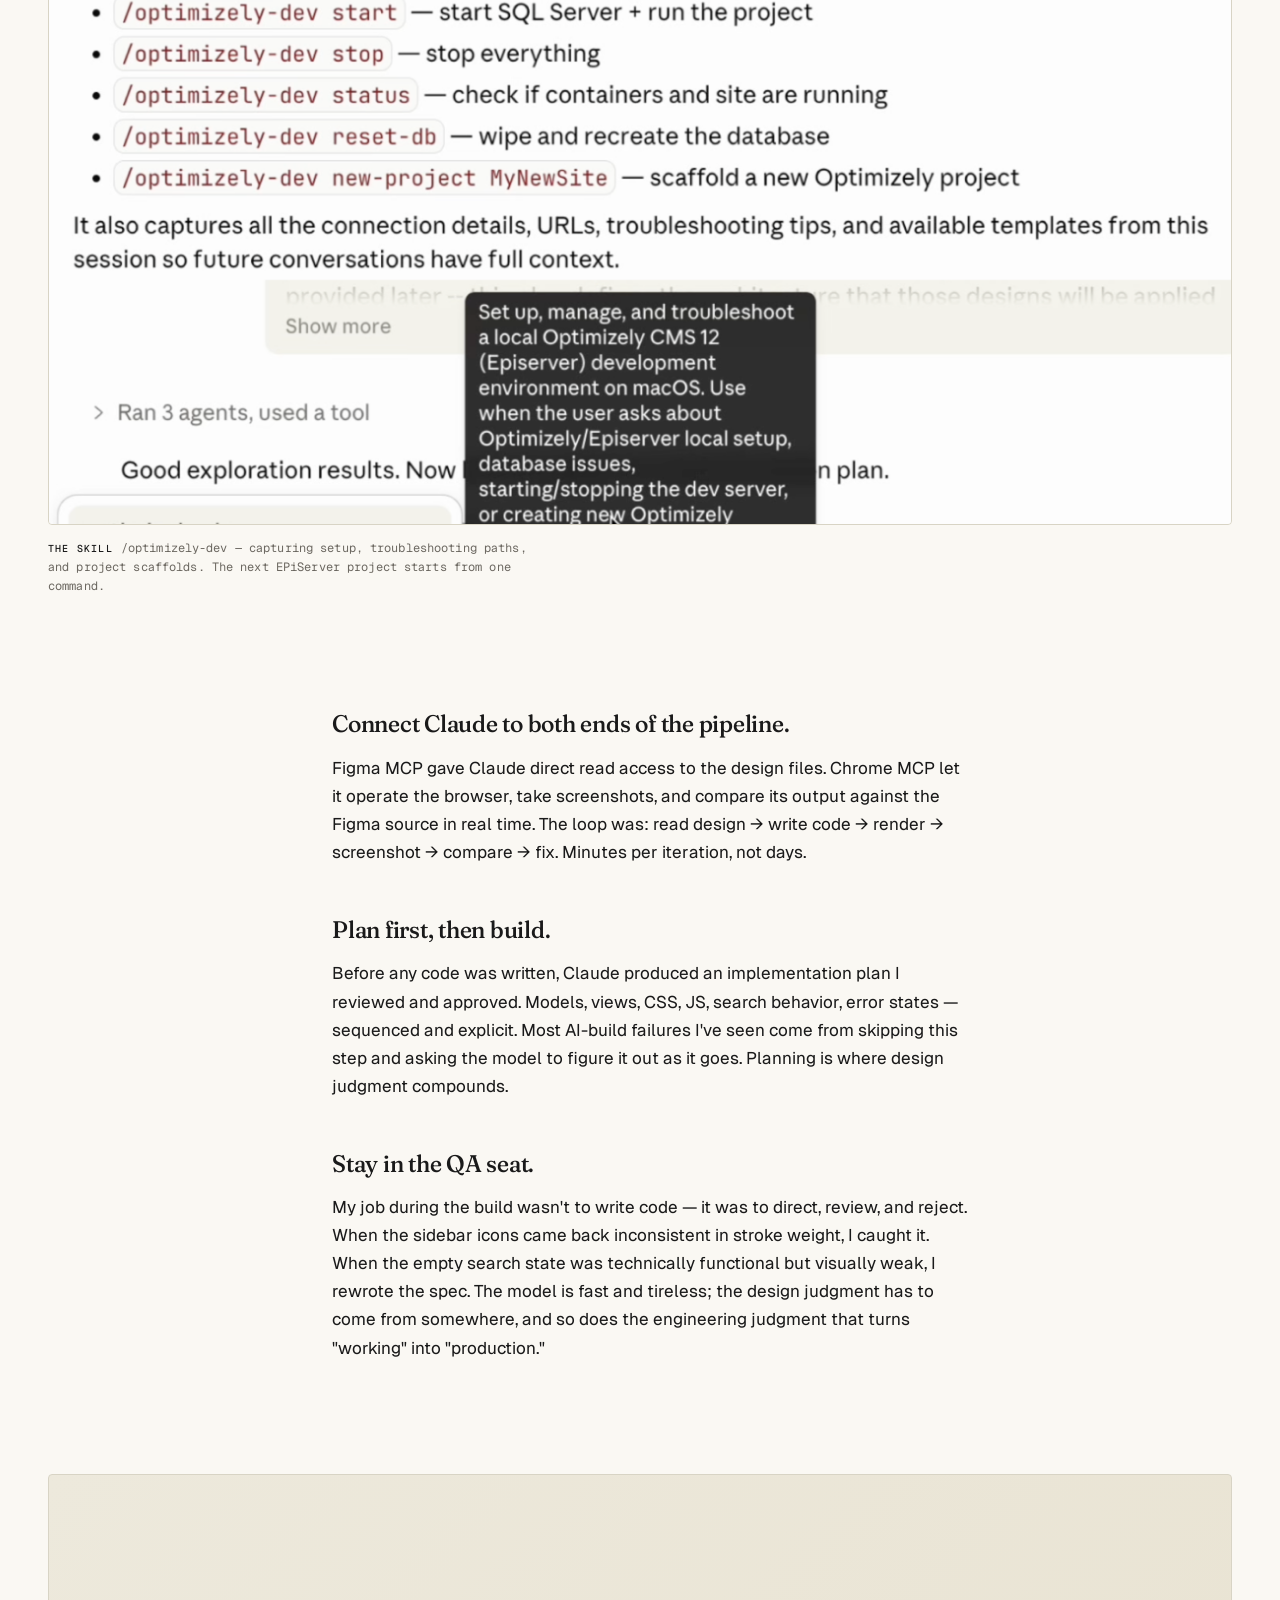
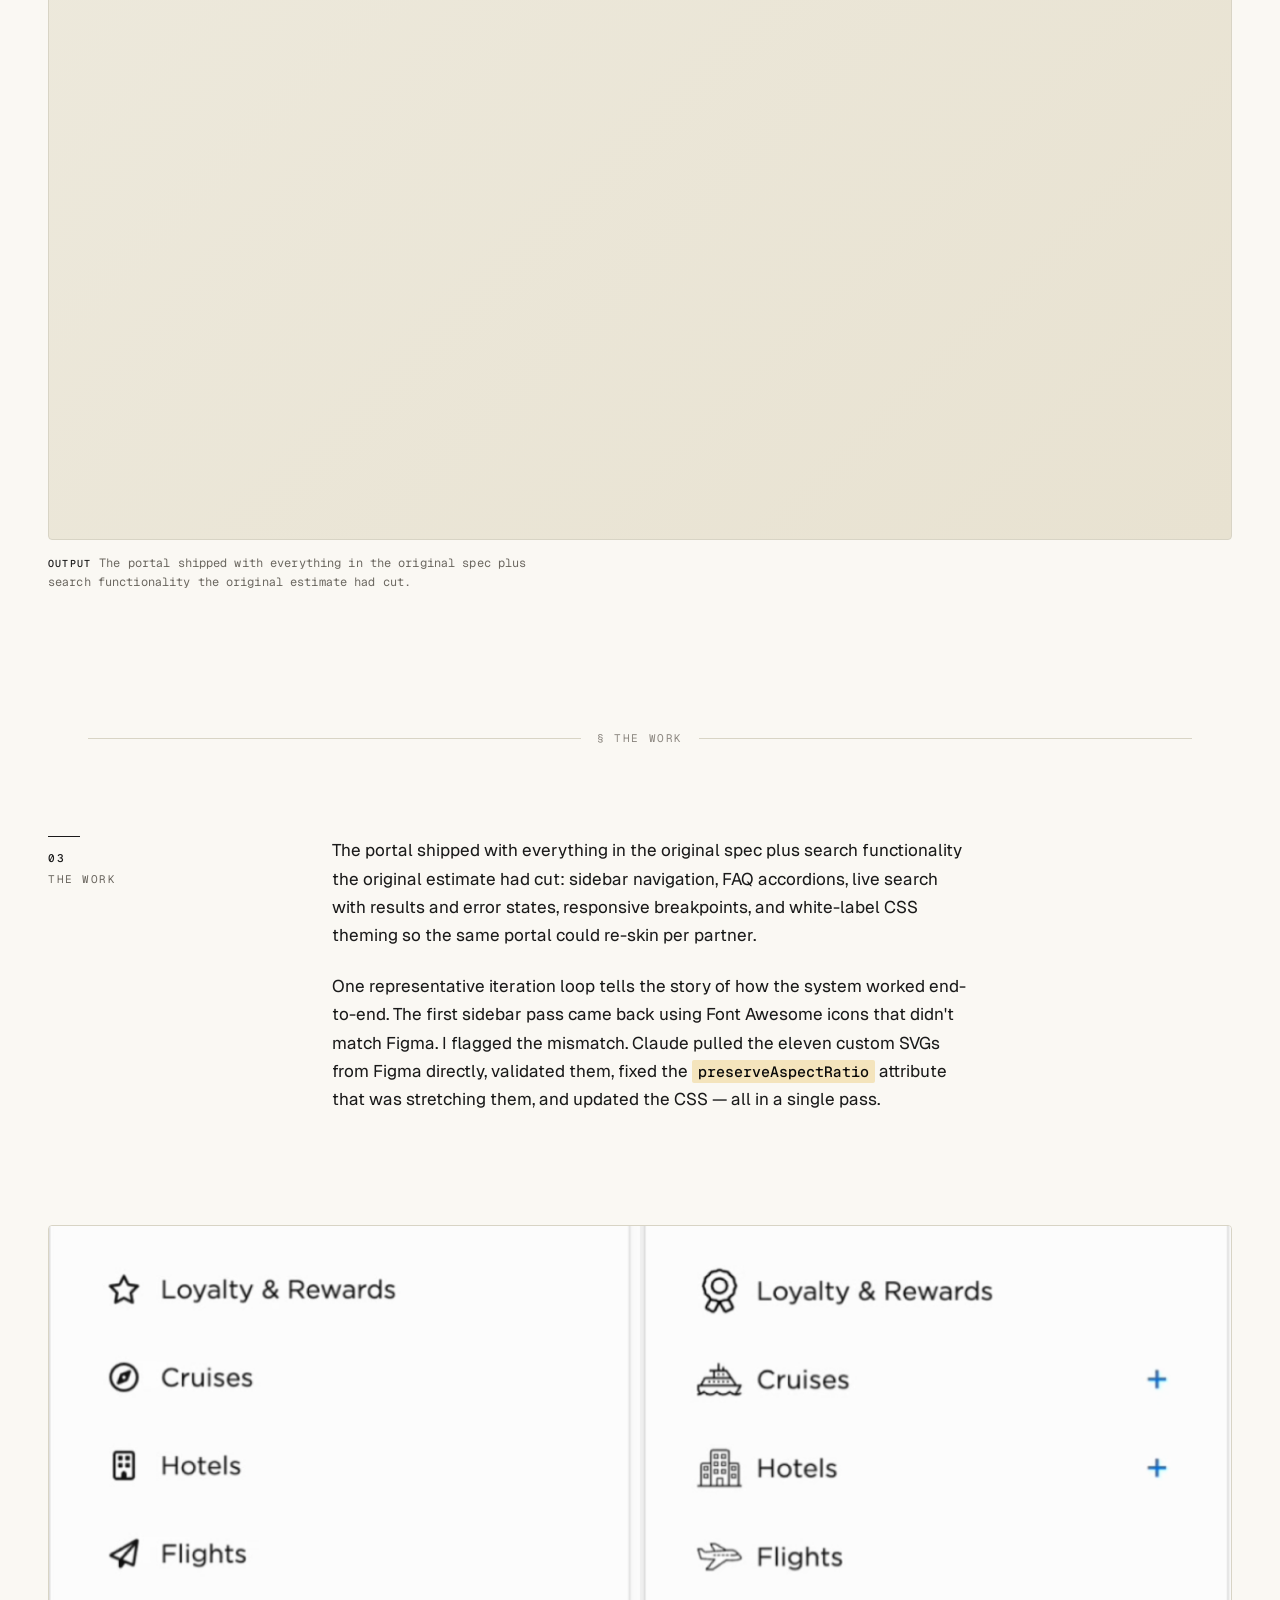
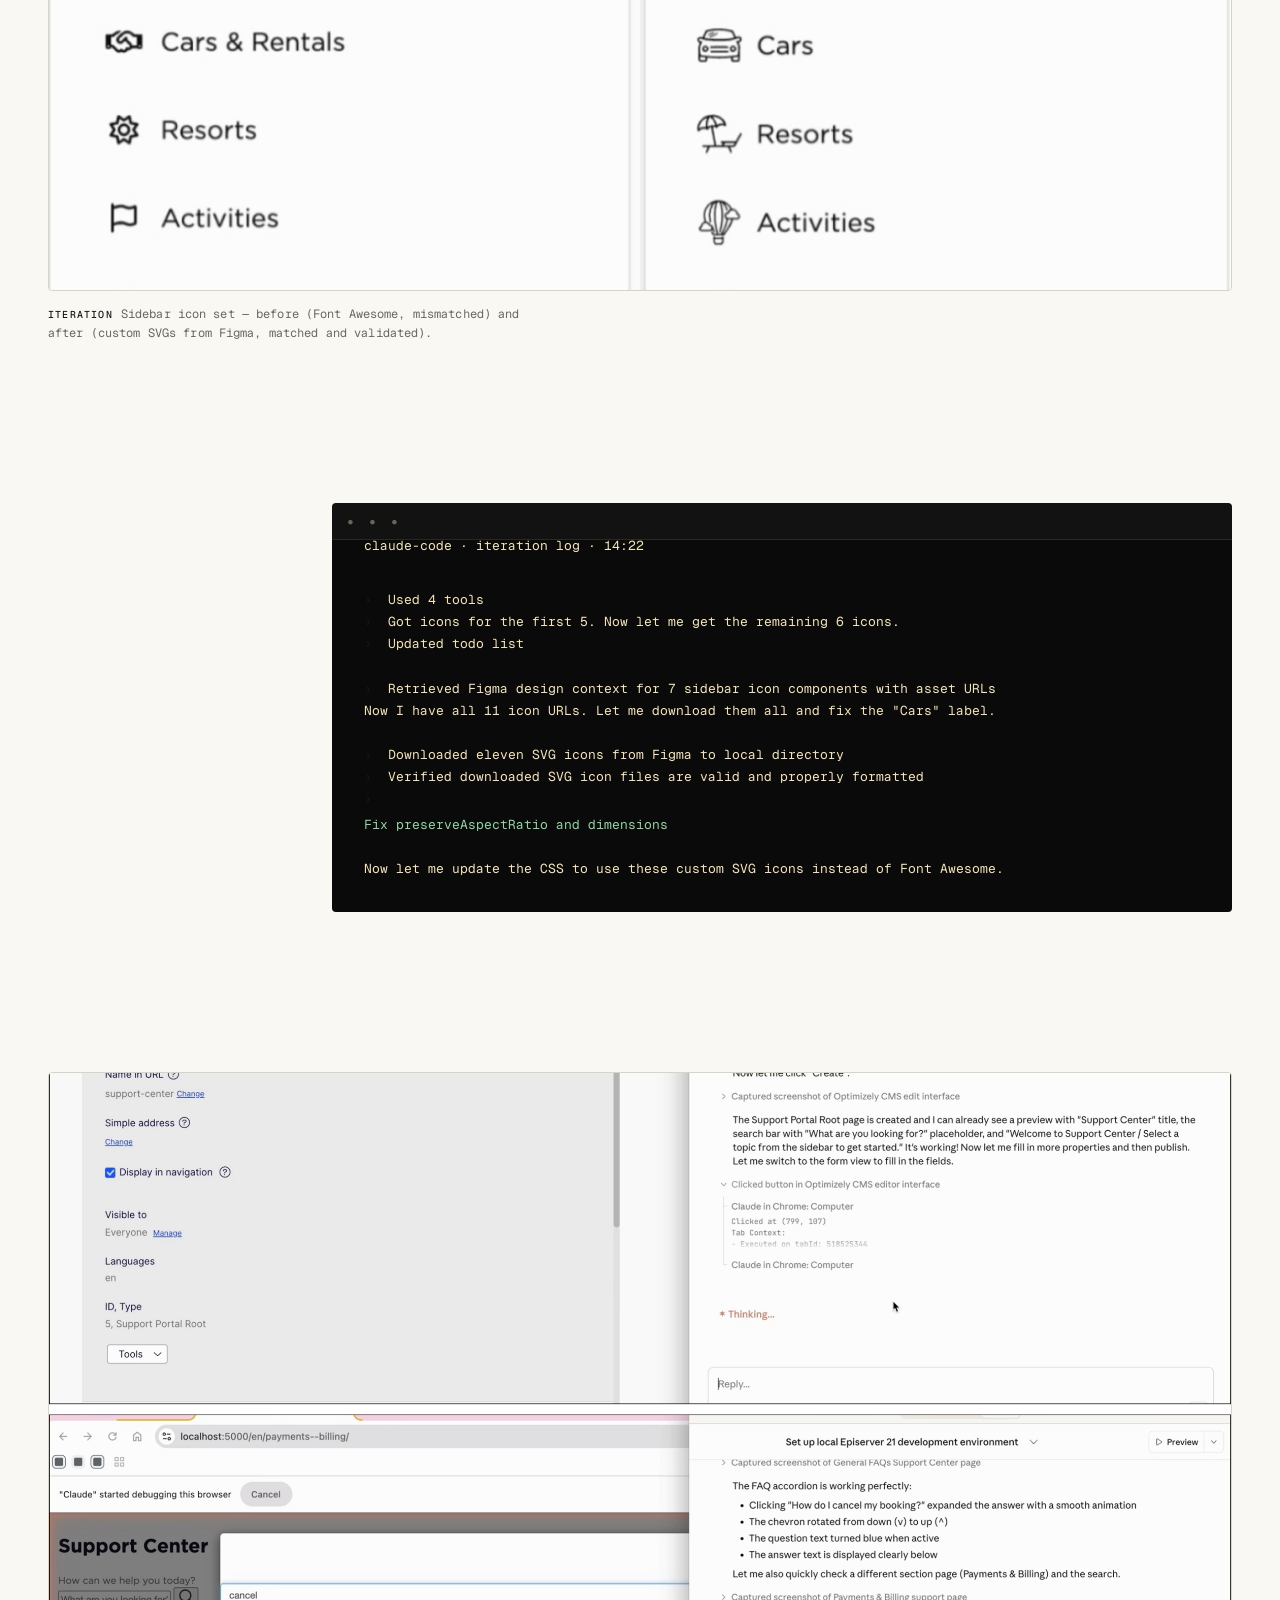
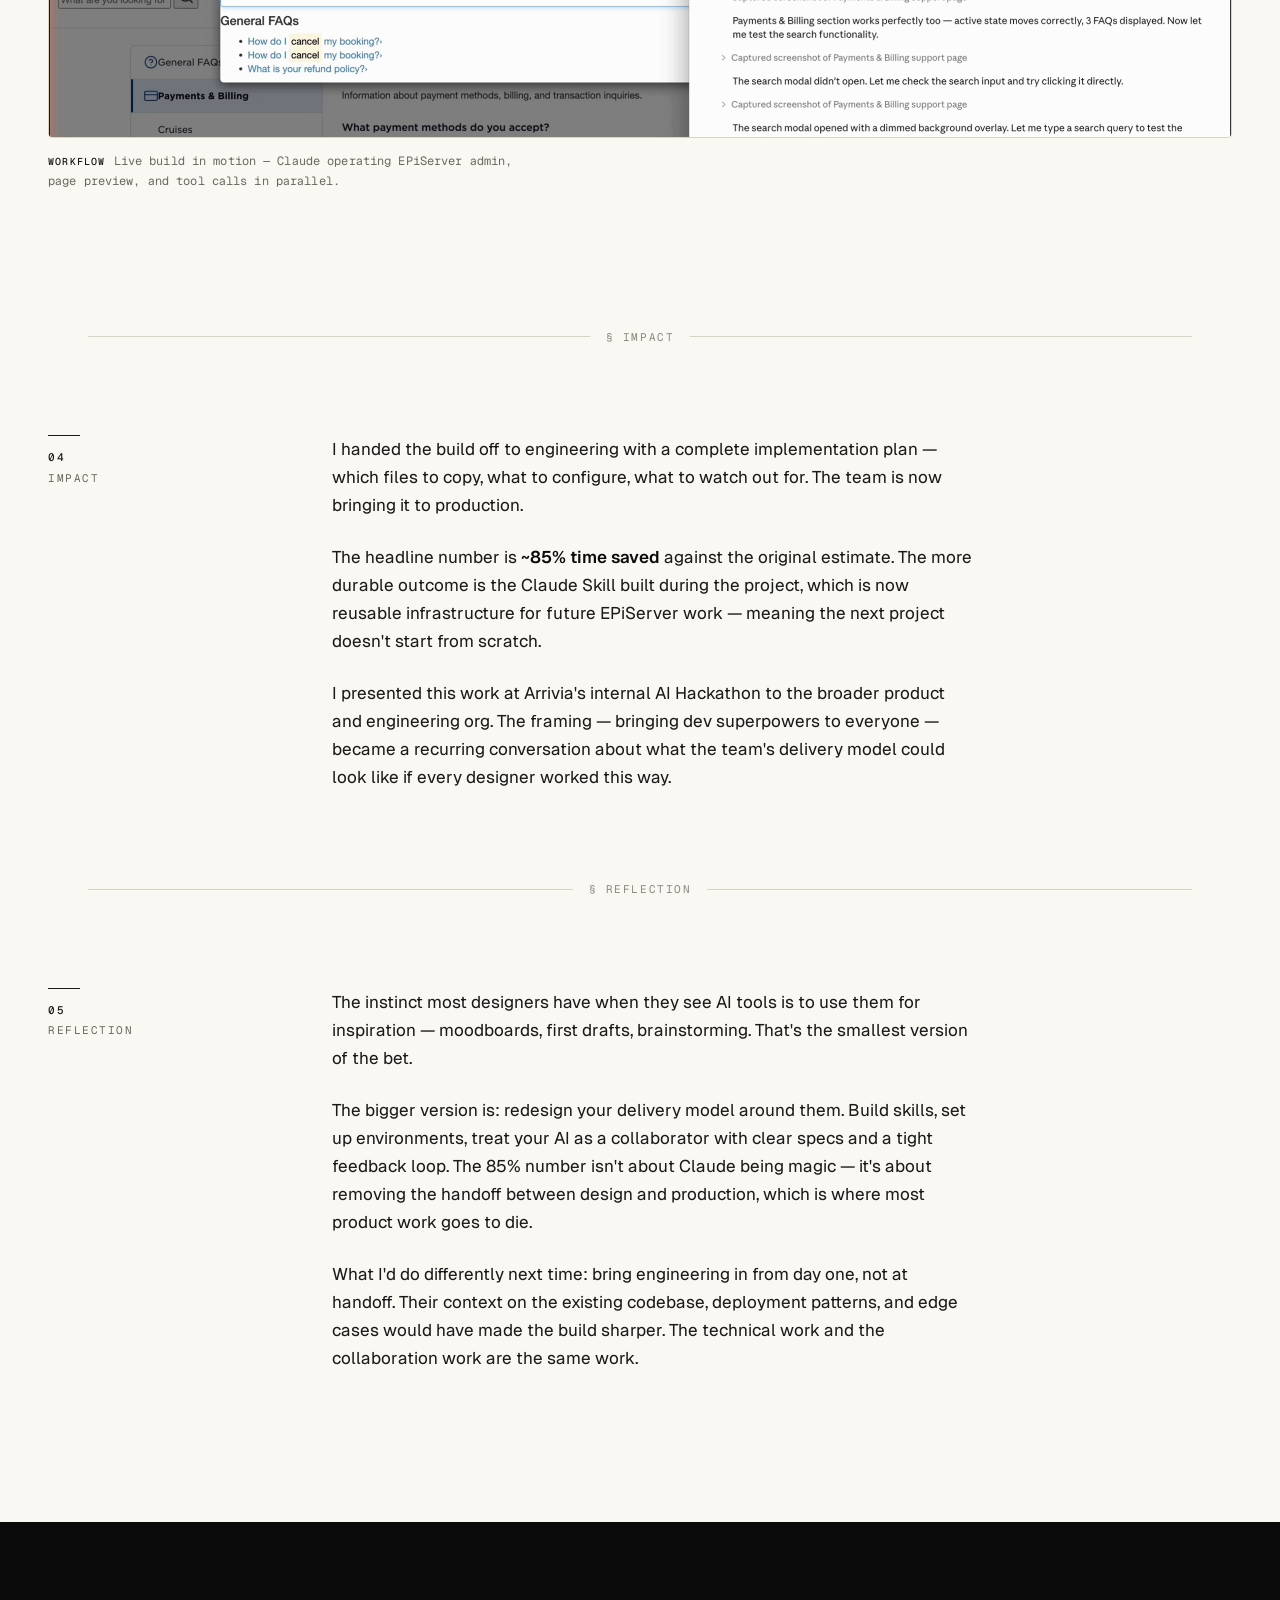
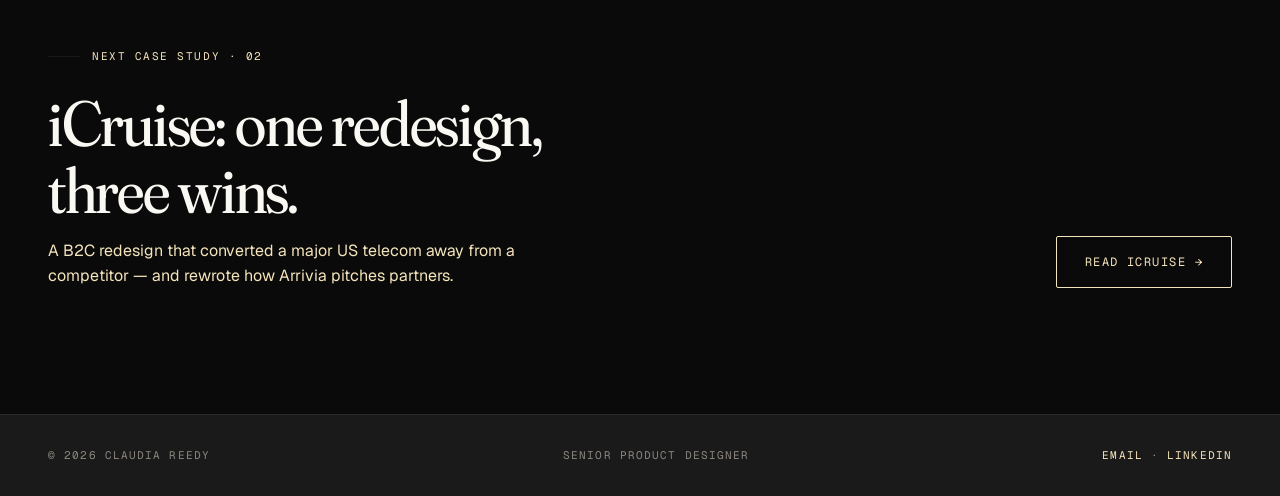
<file: case-studies/support-portal.html>
<!DOCTYPE html>
<html lang="en">
<head>
<meta charset="UTF-8">
<meta name="viewport" content="width=device-width, initial-scale=1.0">
<title>Support Portal — Claudia Reedy</title>

<link rel="preconnect" href="https://fonts.googleapis.com">
<link rel="preconnect" href="https://fonts.gstatic.com" crossorigin>
<link href="https://fonts.googleapis.com/css2?family=Fraunces:opsz,wght,SOFT@9..144,300..900,0..100&family=Geist:wght@300..700&family=Geist+Mono:wght@400..600&display=swap" rel="stylesheet">

<link rel="stylesheet" href="../styles/tokens.css">
<link rel="stylesheet" href="../styles/system.css">
<link rel="stylesheet" href="../styles/case-study.css">

<script src="../scripts/reveal.js" defer></script>
</head>
<body class="page-case-study">

<nav class="top">
  <div class="nav-inner">
    <a href="../index.html" class="logo">CR</a>
    <div class="nav-links">
      <a href="../index.html" class="back-link">← All work</a>
    </div>
  </div>
</nav>

<!-- ============ HERO ============ -->
<section class="hero">
  <div class="hero-inner">
    <div class="eyebrow">
      <span>Case Study 01</span>
      <span>·</span>
      <span>AI Workflow</span>
      <span>·</span>
      <span>2026</span>
    </div>

    <h1 class="hero-title">
      Support Portal:<br>shipping <em>production</em><br>in a week.
    </h1>

    <p class="hero-subtitle">
      The development team estimated this support portal at 2+ months. I built a production-ready version in one week using Claude Code, then partnered with engineering to bring it to life.
    </p>

    <div class="hero-meta">
      <dl>
        <dt>Role</dt>
        <dd>Senior Product Designer</dd>
      </dl>
      <dl>
        <dt>Company</dt>
        <dd>Arrivia</dd>
      </dl>
      <dl>
        <dt>Year</dt>
        <dd>2026</dd>
      </dl>
      <dl>
        <dt>Stack</dt>
        <dd>Claude Code, EPiServer, Figma MCP, Chrome MCP</dd>
      </dl>
    </div>
  </div>
</section>

<!-- ============ HOOK ============ -->
<section class="hook" data-reveal>
  <div class="hook-inner">
    <span class="hook-mark">"</span>
    <p class="hook-text">
      A designer-led <em>build</em>, an engineering-led <em>launch</em>, and a workflow the team can reuse.
    </p>
  </div>
</section>

<!-- ============ NUMBER BLOCK ============ -->
<section class="numbers" data-reveal>
  <div class="numbers-inner">
    <div class="numbers-header">
      <span>The Math</span>
    </div>

    <div class="numbers-grid">
      <div class="headline-stat">
        <span class="num">2+ months</span><span class="arrow">→</span><span class="num">1 week</span>
      </div>

      <div class="stats-side">
        <div class="stat-row">
          <span class="stat-label">Original Estimate</span>
          <span class="stat-value">2+ months</span>
        </div>
        <div class="stat-row">
          <span class="stat-label">Actual Delivery</span>
          <span class="stat-value">1 week, part-time</span>
        </div>
        <div class="stat-row">
          <span class="stat-label">Time Saved</span>
          <span class="stat-value accent">~85%</span>
        </div>
        <div class="stat-row">
          <span class="stat-label">Output</span>
          <span class="stat-value">Production-ready code</span>
        </div>
      </div>
    </div>

    <p class="numbers-tagline">
      Not a prototype. Not a proof-of-concept. The build engineering picked up to take to production.
    </p>
  </div>
</section>

<!-- ============ CONTEXT ============ -->
<div class="divider"><span>§ Context</span></div>

<section class="body-section" data-reveal>
  <div class="body-inner">
    <div class="section-label"><span class="num">01</span>Context</div>
    <div class="section-content">
      <p>Arrivia's redesigned Support Portal had been sitting in the queue for months. The design was approved. Engineering had scoped it at 2+ months of work — and that estimate didn't include search functionality. With a small dev team in high demand, the project was slated to wait.</p>

      <p>This is a familiar pattern at most companies. Design moves faster than engineering can absorb it, work piles up in the backlog, and the gap between "designed" and "shipped" widens. Tools like Figma Make and Stitch help with the design-to-prototype handoff, but they stop where production begins.</p>

      <p>I wanted to see if I could close that gap — not by replacing engineering, but by getting the work 90% of the way there so the team could focus on what only they could do: production hardening, integration, and launch.</p>
    </div>
  </div>
</section>

<!-- ============ APPROACH ============ -->
<div class="divider"><span>§ Approach</span></div>

<section class="body-section" data-reveal>
  <div class="body-inner">
    <div class="section-label"><span class="num">02</span>Approach</div>
    <div class="section-content">
      <p>The thesis was simple: if Claude Code could read Figma directly and operate a browser, a designer with no formal engineering background could ship production code by directing the work rather than writing it. The skill being tested wasn't coding — it was system design, judgment, and QA.</p>

      <h3>Treat it like real engineering, not a prototype demo.</h3>
      <p>I set up an isolated EPiServer instance so nothing touched production, and I built a reusable Claude Skill — a command like <code>/optimizely-dev</code> that captures the full setup, troubleshooting steps, and project templates. The skill meant the next portal, the next environment, the next teammate could start from one command instead of re-discovering everything. This was the part that mattered most strategically: not the portal, but the repeatable system.</p>
    </div>

    <div class="visual-block wide">
      <div class="visual-frame">
        <img src="../assets/images/support-portal-01-skill.png" alt="Claude Code conversation showing the /optimizely-dev skill with subcommands for setup, start, stop, status, reset-db, and new-project" loading="lazy">
      </div>
      <p class="visual-caption"><strong>The Skill</strong>/optimizely-dev — capturing setup, troubleshooting paths, and project scaffolds. The next EPiServer project starts from one command.</p>
    </div>

    <div class="section-content">
      <h3>Connect Claude to both ends of the pipeline.</h3>
      <p>Figma MCP gave Claude direct read access to the design files. Chrome MCP let it operate the browser, take screenshots, and compare its output against the Figma source in real time. The loop was: read design → write code → render → screenshot → compare → fix. Minutes per iteration, not days.</p>

      <h3>Plan first, then build.</h3>
      <p>Before any code was written, Claude produced an implementation plan I reviewed and approved. Models, views, CSS, JS, search behavior, error states — sequenced and explicit. Most AI-build failures I've seen come from skipping this step and asking the model to figure it out as it goes. Planning is where design judgment compounds.</p>

      <h3>Stay in the QA seat.</h3>
      <p>My job during the build wasn't to write code — it was to direct, review, and reject. When the sidebar icons came back inconsistent in stroke weight, I caught it. When the empty search state was technically functional but visually weak, I rewrote the spec. The model is fast and tireless; the design judgment has to come from somewhere, and so does the engineering judgment that turns "working" into "production."</p>
    </div>

    <div class="visual-block wide">
      <div class="visual-frame">
        <video
          src="../assets/video/support-portal-02-hero.mp4"
          autoplay loop muted playsinline preload="metadata"
          aria-label="Walkthrough of the final Support Portal — sidebar nav, FAQ accordions, search, and white-label theming"
        ></video>
      </div>
      <p class="visual-caption"><strong>Output</strong>The portal shipped with everything in the original spec plus search functionality the original estimate had cut.</p>
    </div>
  </div>
</section>

<!-- ============ THE WORK ============ -->
<div class="divider"><span>§ The Work</span></div>

<section class="body-section" data-reveal>
  <div class="body-inner">
    <div class="section-label"><span class="num">03</span>The Work</div>
    <div class="section-content">
      <p>The portal shipped with everything in the original spec plus search functionality the original estimate had cut: sidebar navigation, FAQ accordions, live search with results and error states, responsive breakpoints, and white-label CSS theming so the same portal could re-skin per partner.</p>

      <p>One representative iteration loop tells the story of how the system worked end-to-end. The first sidebar pass came back using Font Awesome icons that didn't match Figma. I flagged the mismatch. Claude pulled the eleven custom SVGs from Figma directly, validated them, fixed the <code>preserveAspectRatio</code> attribute that was stretching them, and updated the CSS — all in a single pass.</p>
    </div>

    <div class="visual-block wide">
      <div class="visual-frame">
        <img src="../assets/images/support-portal-03-icons.png" alt="Sidebar icon set comparison — before (Font Awesome, mismatched) on the left and after (custom SVGs from Figma, matched and validated) on the right" loading="lazy">
      </div>
      <p class="visual-caption"><strong>Iteration</strong>Sidebar icon set — before (Font Awesome, mismatched) and after (custom SVGs from Figma, matched and validated).</p>
    </div>

    <div class="terminal-block">
      <div class="meta">claude-code · iteration log · 14:22</div>
      <div class="terminal-content">
        <span class="prompt">›</span> Used 4 tools<br>
        <span class="prompt">›</span> Got icons for the first 5. Now let me get the remaining 6 icons.<br>
        <span class="prompt">›</span> Updated todo list<br><br>
        <span class="prompt">›</span> Retrieved Figma design context for 7 sidebar icon components with asset URLs<br>
        Now I have all 11 icon URLs. Let me download them all and fix the "Cars" label.<br><br>
        <span class="prompt">›</span> Downloaded eleven SVG icons from Figma to local directory<br>
        <span class="prompt">›</span> Verified downloaded SVG icon files are valid and properly formatted<br>
        <span class="prompt">›</span> <span class="out success">Fix preserveAspectRatio and dimensions</span><br>
        Now let me update the CSS to use these custom SVG icons instead of Font Awesome.
      </div>
    </div>

    <div class="visual-block wide">
      <div class="visual-frame">
        <img src="../assets/images/support-portal-04-process.png" alt="Claude Code in Chrome operating the EPiServer CMS — multi-tab view showing the CMS editor on the left, the Support Center preview on the right, and Claude's tool calls and thinking in the side panel" loading="lazy">
      </div>
      <p class="visual-caption"><strong>Workflow</strong>Live build in motion — Claude operating EPiServer admin, page preview, and tool calls in parallel.</p>
    </div>
  </div>
</section>

<!-- ============ IMPACT ============ -->
<div class="divider"><span>§ Impact</span></div>

<section class="body-section" data-reveal>
  <div class="body-inner">
    <div class="section-label"><span class="num">04</span>Impact</div>
    <div class="section-content">
      <p>I handed the build off to engineering with a complete implementation plan — which files to copy, what to configure, what to watch out for. The team is now bringing it to production.</p>

      <p>The headline number is <strong>~85% time saved</strong> against the original estimate. The more durable outcome is the Claude Skill built during the project, which is now reusable infrastructure for future EPiServer work — meaning the next project doesn't start from scratch.</p>

      <p>I presented this work at Arrivia's internal AI Hackathon to the broader product and engineering org. The framing — bringing dev superpowers to everyone — became a recurring conversation about what the team's delivery model could look like if every designer worked this way.</p>
    </div>
  </div>
</section>

<!-- ============ REFLECTION ============ -->
<div class="divider"><span>§ Reflection</span></div>

<section class="body-section" data-reveal>
  <div class="body-inner">
    <div class="section-label"><span class="num">05</span>Reflection</div>
    <div class="section-content">
      <p>The instinct most designers have when they see AI tools is to use them for inspiration — moodboards, first drafts, brainstorming. That's the smallest version of the bet.</p>

      <p>The bigger version is: redesign your delivery model around them. Build skills, set up environments, treat your AI as a collaborator with clear specs and a tight feedback loop. The 85% number isn't about Claude being magic — it's about removing the handoff between design and production, which is where most product work goes to die.</p>

      <p>What I'd do differently next time: bring engineering in from day one, not at handoff. Their context on the existing codebase, deployment patterns, and edge cases would have made the build sharper. The technical work and the collaboration work are the same work.</p>
    </div>
  </div>
</section>

<!-- ============ NEXT UP ============ -->
<section class="next-up" data-reveal>
  <div class="next-up-inner">
    <div>
      <div class="next-label">Next Case Study · 02</div>
      <h2 class="next-title">iCruise: one redesign,<br>three wins.</h2>
      <p class="next-sub">A B2C redesign that converted a major US telecom away from a competitor — and rewrote how Arrivia pitches partners.</p>
    </div>
    <a href="icruise.html" class="next-cta">Read iCruise →</a>
  </div>
</section>

<footer class="site">
  <div class="footer-inner">
    <span>© 2026 Claudia Reedy</span>
    <span>Senior Product Designer</span>
    <span>
      <a href="mailto:claudiaaprilreedy@gmail.com">Email</a>
      ·
      <a href="https://www.linkedin.com/in/claudiareedy/" target="_blank" rel="noopener">LinkedIn</a>
    </span>
  </div>
</footer>

</body>
</html>
</file>
<file: styles/tokens.css>
/* ============================================================
 * tokens.css
 * CSS variables, font wiring, base reset, page-wide ambient styles.
 * Loaded first on every page.
 * ============================================================ */

:root {
  /* Colors */
  --black: #0a0a0a;        /* hero blocks, metric panel backgrounds */
  --ink: #1a1a1a;          /* body text, accent rules */
  --bg: #faf8f3;           /* warm off-white page background */
  --bg-warm: #f4e4bc;      /* cream accent (intro strip, thread, dark-surface warmth) */
  --cream: #f4e4bc;        /* alias for --bg-warm */
  --rule: #d8d4c5;         /* borders and rules */
  --muted: #6b6760;        /* secondary text */
  --muted-soft: #8c8780;   /* tertiary text */

  /* Accent (formerly --rust). Kept identical to --ink so the system reads as monochrome. */
  --accent: #1a1a1a;
  --accent-deep: #0a0a0a;

  /* Type families */
  --display: 'Fraunces', Georgia, serif;
  --sans: 'Geist', -apple-system, sans-serif;
  --mono: 'Geist Mono', 'SF Mono', monospace;

  /* Layout */
  --max-w: 1200px;
  --measure: 640px;
  --pad: clamp(20px, 4vw, 48px);
}

* {
  box-sizing: border-box;
  margin: 0;
  padding: 0;
}

html {
  scroll-behavior: smooth;
}

body {
  font-family: var(--sans);
  background: var(--bg);
  color: var(--ink);
  -webkit-font-smoothing: antialiased;
  font-feature-settings: 'ss01', 'ss02';
  line-height: 1.5;
  position: relative;
}

/* Subtle paper grain — fixed, behind content, multiplies into the page */
body::before {
  content: '';
  position: fixed;
  inset: 0;
  pointer-events: none;
  z-index: 1;
  background-image: url("data:image/svg+xml,%3Csvg viewBox='0 0 200 200' xmlns='http://www.w3.org/2000/svg'%3E%3Cfilter id='n'%3E%3CfeTurbulence type='fractalNoise' baseFrequency='0.9' numOctaves='2' stitchTiles='stitch'/%3E%3CfeColorMatrix values='0 0 0 0 0 0 0 0 0 0 0 0 0 0 0 0 0 0 0.04 0'/%3E%3C/filter%3E%3Crect width='100%25' height='100%25' filter='url(%23n)'/%3E%3C/svg%3E");
  opacity: 0.6;
  mix-blend-mode: multiply;
}

::selection {
  background: var(--accent);
  color: var(--bg);
}

/* Scroll-triggered reveal — applied by reveal.js */
@keyframes fadeUp {
  from { opacity: 0; transform: translateY(16px); }
  to   { opacity: 1; transform: translateY(0); }
}

.reveal {
  opacity: 0;
  transform: translateY(20px);
  transition: opacity 0.7s ease-out, transform 0.7s ease-out;
}

.reveal.in {
  opacity: 1;
  transform: translateY(0);
}
</file>
<file: styles/system.css>
/* ============================================================
 * system.css
 * Shared components used on more than one page: nav, hero shell,
 * eyebrow, hook, numbers wrapper, body section, divider, visual
 * block, next-up footer, site footer, CTA strip.
 * Loaded after tokens.css on every page.
 * ============================================================ */

/* ============ NAV ============ */
nav.top {
  position: sticky;
  top: 0;
  z-index: 100;
  background: rgba(250, 248, 243, 0.92);
  backdrop-filter: blur(12px);
  -webkit-backdrop-filter: blur(12px);
  border-bottom: 1px solid var(--rule);
}

.nav-inner {
  max-width: var(--max-w);
  margin: 0 auto;
  padding: 18px var(--pad);
  display: flex;
  align-items: center;
  justify-content: space-between;
}

.logo {
  font-family: var(--display);
  font-weight: 700;
  font-size: 22px;
  letter-spacing: -0.02em;
  color: var(--black);
  text-decoration: none;
  font-variation-settings: 'opsz' 144, 'SOFT' 50;
}

.nav-links {
  display: flex;
  gap: 32px;
  align-items: center;
}

.nav-links a {
  font-family: var(--mono);
  font-size: 12px;
  text-transform: uppercase;
  letter-spacing: 0.08em;
  color: var(--muted);
  text-decoration: none;
  transition: color 0.2s;
}

.nav-links a:hover,
.nav-links a.active {
  color: var(--ink);
}

.nav-links a.active {
  position: relative;
}

.nav-links a.active::after {
  content: '';
  position: absolute;
  bottom: -6px;
  left: 0;
  right: 0;
  height: 1px;
  background: var(--accent);
}

.back-link {
  font-family: var(--mono);
  font-size: 12px;
  text-transform: uppercase;
  letter-spacing: 0.08em;
  color: var(--muted);
  text-decoration: none;
  display: inline-flex;
  align-items: center;
  gap: 8px;
  transition: color 0.2s, gap 0.2s;
}

.back-link:hover {
  color: var(--accent);
  gap: 12px;
}

/* ============ HERO SHELL ============
   The black-block container. Used on home + every case study.
   Inside content (.eyebrow, .hero-title, etc.) defined below for the
   case-study pattern; home.css overrides via .hero--home modifier. */
section.hero {
  background: var(--black);
  color: var(--bg);
  padding: clamp(80px, 14vh, 160px) var(--pad) clamp(80px, 14vh, 140px);
  position: relative;
  overflow: hidden;
}

.hero-inner {
  max-width: var(--max-w);
  margin: 0 auto;
}

/* Case-study hero eyebrow (mono label + trailing rule) */
.eyebrow {
  font-family: var(--mono);
  font-size: 12px;
  text-transform: uppercase;
  letter-spacing: 0.14em;
  color: var(--cream);
  margin-bottom: 32px;
  display: flex;
  align-items: center;
  gap: 16px;
  opacity: 0;
  animation: fadeUp 0.8s 0.1s forwards;
}

.eyebrow::after {
  content: '';
  flex: 1;
  max-width: 80px;
  height: 1px;
  background: var(--cream);
  opacity: 0.35;
}

h1.hero-title {
  font-family: var(--display);
  font-weight: 420;
  font-size: clamp(44px, 7.5vw, 96px);
  line-height: 0.98;
  letter-spacing: -0.025em;
  color: var(--bg);
  font-variation-settings: 'opsz' 144, 'SOFT' 50;
  margin-bottom: 40px;
  max-width: 18ch;
  opacity: 0;
  animation: fadeUp 0.9s 0.25s forwards;
}

h1.hero-title em {
  font-style: italic;
  color: var(--cream);
  font-variation-settings: 'opsz' 144, 'SOFT' 100;
}

.hero-subtitle {
  font-family: var(--sans);
  font-size: clamp(17px, 1.4vw, 19px);
  font-weight: 420;
  line-height: 1.55;
  color: var(--bg-warm);
  max-width: 56ch;
  opacity: 0;
  animation: fadeUp 1s 0.4s forwards;
}

.hero-meta {
  display: flex;
  flex-wrap: wrap;
  gap: 40px;
  margin-top: 64px;
  padding-top: 32px;
  border-top: 1px solid rgba(244, 228, 188, 0.2);
  opacity: 0;
  animation: fadeUp 1s 0.55s forwards;
}

.hero-meta dl {
  display: flex;
  flex-direction: column;
  gap: 6px;
}

.hero-meta dt {
  font-family: var(--mono);
  font-size: 11px;
  text-transform: uppercase;
  letter-spacing: 0.12em;
  color: var(--cream);
  opacity: 0.7;
}

.hero-meta dd {
  font-family: var(--sans);
  font-size: 14px;
  color: var(--bg);
  font-weight: 400;
}

/* ============ HOOK ============ */
section.hook {
  padding: clamp(80px, 12vh, 140px) var(--pad);
  background: var(--bg);
}

.hook-inner {
  max-width: 920px;
  margin: 0 auto;
  position: relative;
}

.hook-mark {
  font-family: var(--display);
  font-size: clamp(80px, 14vw, 180px);
  line-height: 0.6;
  color: var(--cream);
  position: absolute;
  left: -20px;
  top: -10px;
  font-style: italic;
  font-variation-settings: 'opsz' 144, 'SOFT' 100;
  z-index: 0;
  opacity: 0.9;
}

.hook-text {
  font-family: var(--display);
  font-weight: 420;
  font-size: clamp(28px, 3.5vw, 44px);
  line-height: 1.18;
  letter-spacing: -0.015em;
  color: var(--ink);
  position: relative;
  z-index: 1;
  font-variation-settings: 'opsz' 144, 'SOFT' 50;
  max-width: 22ch;
}

.hook-text em {
  font-style: italic;
  color: var(--accent);
  font-variation-settings: 'opsz' 144, 'SOFT' 100;
}

/* ============ NUMBERS WRAPPER ============
   Outer black panel + header + tagline. Inner layout variants
   (.numbers-grid, .nea-stats, .wins-grid) live in case-study.css. */
section.numbers {
  padding: 0 var(--pad) clamp(80px, 12vh, 120px);
  background: var(--bg);
}

.numbers-inner {
  max-width: var(--max-w);
  margin: 0 auto;
  background: var(--black);
  color: var(--bg);
  padding: clamp(40px, 6vw, 72px) clamp(32px, 5vw, 64px);
  border-radius: 2px;
  position: relative;
  overflow: hidden;
}

.numbers-inner::before {
  content: '';
  position: absolute;
  top: 0;
  left: 0;
  right: 0;
  height: 1px;
  background: linear-gradient(90deg, var(--cream) 0%, transparent 60%);
}

.numbers-header {
  font-family: var(--mono);
  font-size: 11px;
  text-transform: uppercase;
  letter-spacing: 0.14em;
  color: var(--cream);
  margin-bottom: 32px;
  display: flex;
  align-items: center;
  gap: 12px;
}

.numbers-header::before {
  content: '◉';
  color: var(--cream);
  font-size: 8px;
}

.numbers-tagline {
  margin-top: 48px;
  padding-top: 32px;
  border-top: 1px solid rgba(244, 228, 188, 0.15);
  font-family: var(--display);
  font-style: italic;
  font-size: clamp(18px, 1.8vw, 22px);
  line-height: 1.4;
  color: var(--cream);
  font-variation-settings: 'opsz' 144, 'SOFT' 80;
  max-width: 60ch;
}

/* ============ BODY SECTION ============
   Two-column label/content section used throughout case studies. */
section.body-section {
  padding: clamp(60px, 10vh, 120px) var(--pad);
  position: relative;
}

.body-inner {
  max-width: var(--max-w);
  margin: 0 auto;
  display: grid;
  grid-template-columns: 1fr;
  gap: 32px;
}

@media (min-width: 900px) {
  .body-inner {
    grid-template-columns: 220px 1fr;
    gap: 64px;
  }

  /* Anchor section-content to the wide column even when there are
     multiple section-content chunks per body-inner (e.g. the iCruise
     "Mid-Project" + "Post-Launch" chrono-markers split content into
     several blocks). Without this, CSS Grid auto-places later chunks
     in column 1 (the narrow label column) and the text gets squished. */
  .section-content { grid-column: 2; }
}

.section-label {
  font-family: var(--mono);
  font-size: 11px;
  text-transform: uppercase;
  letter-spacing: 0.14em;
  color: var(--muted);
  position: relative;
  padding-top: 14px;
}

.section-label::before {
  content: '';
  position: absolute;
  top: 0;
  left: 0;
  width: 32px;
  height: 1px;
  background: var(--accent);
}

.section-label .num {
  display: block;
  font-size: 11px;
  color: var(--accent);
  margin-bottom: 4px;
  font-weight: 500;
}

.section-content {
  max-width: var(--measure);
}

.section-content p {
  font-family: var(--sans);
  font-size: 17px;
  line-height: 1.65;
  color: var(--ink);
  margin-bottom: 1.4em;
  font-weight: 420;
}

.section-content p:last-child {
  margin-bottom: 0;
}

.section-content h3 {
  font-family: var(--display);
  font-weight: 500;
  font-size: 24px;
  line-height: 1.3;
  letter-spacing: -0.01em;
  color: var(--ink);
  margin-top: 2em;
  margin-bottom: 0.6em;
  font-variation-settings: 'opsz' 60, 'SOFT' 50;
}

.section-content h3:first-child {
  margin-top: 0;
}

.section-content strong {
  font-weight: 600;
  color: var(--black);
}

.section-content em {
  font-style: italic;
  font-family: var(--display);
  font-variation-settings: 'opsz' 36, 'SOFT' 100;
  font-size: 1.02em;
}

.section-content code {
  font-family: var(--mono);
  font-size: 0.88em;
  background: var(--cream);
  padding: 2px 6px;
  border-radius: 2px;
  color: var(--accent-deep);
  font-weight: 500;
}

/* ============ SECTION DIVIDER ============ */
.divider {
  max-width: var(--max-w);
  margin: 0 auto;
  padding: 0 var(--pad);
  display: flex;
  align-items: center;
  gap: 16px;
  font-family: var(--mono);
  font-size: 11px;
  text-transform: uppercase;
  letter-spacing: 0.14em;
  color: var(--muted-soft);
}

.divider::before,
.divider::after {
  content: '';
  flex: 1;
  height: 1px;
  background: var(--rule);
}

/* ============ VISUAL PLACEHOLDER BLOCK ============ */
.visual-block {
  margin: 48px 0;
  width: 100%;
}

.visual-frame {
  background: linear-gradient(135deg, #ede9dc 0%, #e8e2d1 100%);
  border: 1px solid var(--rule);
  border-radius: 4px;
  aspect-ratio: 16 / 9;
  display: flex;
  align-items: center;
  justify-content: center;
  position: relative;
  overflow: hidden;
}

.visual-frame::before {
  content: '';
  position: absolute;
  inset: 0;
  background-image: linear-gradient(45deg, transparent 48%, rgba(26, 26, 26, 0.06) 49%, rgba(26, 26, 26, 0.06) 51%, transparent 52%);
  background-size: 24px 24px;
}

.visual-frame::after {
  content: '';
  position: absolute;
  inset: 12px;
  border: 1px dashed rgba(26, 26, 26, 0.2);
  border-radius: 2px;
}

.visual-label {
  position: relative;
  z-index: 2;
  background: var(--bg);
  padding: 12px 20px;
  border: 1px solid var(--rule);
  font-family: var(--mono);
  font-size: 12px;
  color: var(--muted);
  text-align: center;
  max-width: 80%;
  letter-spacing: 0.02em;
  line-height: 1.5;
}

.visual-label .vlabel-tag {
  display: block;
  font-size: 10px;
  color: var(--accent);
  text-transform: uppercase;
  letter-spacing: 0.12em;
  margin-bottom: 6px;
  font-weight: 500;
}

.visual-caption {
  font-family: var(--mono);
  font-size: 12px;
  color: var(--muted);
  margin-top: 14px;
  letter-spacing: 0.01em;
  line-height: 1.6;
  max-width: 70ch;
}

.visual-caption strong {
  color: var(--accent);
  font-weight: 500;
  text-transform: uppercase;
  font-size: 10px;
  letter-spacing: 0.12em;
  display: inline-block;
  margin-right: 8px;
}

/* When a real image or video is dropped into a visual-frame, hide
   the placeholder decoration (diagonal lines, dashed border) and
   let the media fill the frame. Mirrors the case-image / portrait
   pattern used on home + about. */
.visual-frame:has(img)::before,
.visual-frame:has(img)::after,
.visual-frame:has(video)::before,
.visual-frame:has(video)::after { display: none; }

.visual-frame img,
.visual-frame video {
  width: 100%;
  height: 100%;
  object-fit: cover;
  display: block;
}

/* Portrait variant — for stacked-mockup visuals (vertical sources)
   that don't fit the default 16:9 frame. Constrains width so a tall
   image doesn't dominate the page, centers it in the grid column. */
.visual-block.portrait .visual-frame {
  aspect-ratio: 5 / 6;
  max-width: 640px;
  margin: 0 auto;
}

.visual-block.portrait .visual-caption {
  max-width: 640px;
  margin-left: auto;
  margin-right: auto;
}

/* Square variant — multi-device grid mockups (~1:1). Slightly wider
   max than portrait so individual devices stay legible. */
.visual-block.square .visual-frame {
  aspect-ratio: 1 / 1;
  max-width: 800px;
  margin: 0 auto;
}

.visual-block.square .visual-caption {
  max-width: 800px;
  margin-left: auto;
  margin-right: auto;
}

/* Landscape-flex variant — wider-than-square but not 16:9 sources
   (e.g., 3:2 multi-laptop mockups). Use object-fit: contain so the
   full source shows without cropping. */
.visual-block.landscape .visual-frame {
  aspect-ratio: 3 / 2;
  max-width: 1100px;
  margin: 0 auto;
}

.visual-block.landscape .visual-frame img {
  object-fit: contain;
}

.visual-block.landscape .visual-caption {
  max-width: 1100px;
  margin-left: auto;
  margin-right: auto;
}

/* Full-bleed visual variant (case studies) */
.visual-block.full {
  margin-left: calc(-1 * var(--pad));
  margin-right: calc(-1 * var(--pad));
  width: calc(100% + 2 * var(--pad));
}

.visual-block.full .visual-frame {
  border-radius: 0;
  border-left: none;
  border-right: none;
  aspect-ratio: 21 / 9;
}

@media (min-width: 900px) {
  .visual-block {
    grid-column: 2;
  }
  .visual-block.wide {
    grid-column: 1 / -1;
  }
}

/* ============ NEXT-UP FOOTER (case studies) ============ */
section.next-up {
  margin-top: 60px;
  background: var(--black);
  color: var(--bg);
  padding: clamp(80px, 14vh, 140px) var(--pad);
  position: relative;
  overflow: hidden;
}

.next-up-inner {
  max-width: var(--max-w);
  margin: 0 auto;
  display: grid;
  grid-template-columns: 1fr;
  gap: 32px;
  align-items: end;
}

@media (min-width: 900px) {
  .next-up-inner {
    grid-template-columns: 1fr auto;
    gap: 64px;
  }
}

.next-label {
  font-family: var(--mono);
  font-size: 11px;
  text-transform: uppercase;
  letter-spacing: 0.14em;
  color: var(--cream);
  margin-bottom: 24px;
  display: flex;
  align-items: center;
  gap: 12px;
}

.next-label::before {
  content: '';
  width: 32px;
  height: 1px;
  background: var(--accent);
}

.next-title {
  font-family: var(--display);
  font-weight: 420;
  font-size: clamp(36px, 5.5vw, 64px);
  line-height: 1.05;
  letter-spacing: -0.02em;
  color: var(--bg);
  font-variation-settings: 'opsz' 144, 'SOFT' 50;
  margin-bottom: 16px;
}

.next-title em {
  font-style: italic;
  color: var(--cream);
  font-variation-settings: 'opsz' 144, 'SOFT' 100;
}

.next-sub {
  font-family: var(--sans);
  font-size: 16px;
  color: var(--bg-warm);
  max-width: 50ch;
  line-height: 1.55;
}

.next-cta {
  font-family: var(--mono);
  font-size: 12px;
  text-transform: uppercase;
  letter-spacing: 0.12em;
  color: var(--cream);
  text-decoration: none;
  display: inline-flex;
  align-items: center;
  gap: 12px;
  border: 1px solid var(--cream);
  padding: 16px 28px;
  border-radius: 2px;
  transition: background 0.25s, color 0.25s, gap 0.25s;
  white-space: nowrap;
}

.next-cta:hover {
  background: var(--cream);
  color: var(--black);
  gap: 16px;
}

/* ============ CTA STRIP (home + about) ============
   Same component as next-up, different content; lives here because
   index.html and about.html share byte-identical CSS for it. */
section.cta {
  background: var(--black);
  color: var(--bg);
  padding: clamp(80px, 14vh, 140px) var(--pad);
  position: relative;
  overflow: hidden;
}

.cta-inner {
  max-width: var(--max-w);
  margin: 0 auto;
  display: grid;
  grid-template-columns: 1fr;
  gap: 32px;
  align-items: end;
}

@media (min-width: 900px) {
  .cta-inner {
    grid-template-columns: 1fr auto;
    gap: 64px;
  }
}

.cta-eyebrow {
  font-family: var(--mono);
  font-size: 11px;
  text-transform: uppercase;
  letter-spacing: 0.14em;
  color: var(--cream);
  margin-bottom: 24px;
  display: flex;
  align-items: center;
  gap: 12px;
}

.cta-eyebrow::before {
  content: '';
  width: 32px;
  height: 1px;
  background: var(--accent);
}

.cta-title {
  font-family: var(--display);
  font-weight: 420;
  font-size: clamp(36px, 5.5vw, 64px);
  line-height: 1.05;
  letter-spacing: -0.02em;
  color: var(--bg);
  font-variation-settings: 'opsz' 144, 'SOFT' 50;
  margin-bottom: 16px;
  max-width: 22ch;
}

.cta-title em {
  font-style: italic;
  color: var(--cream);
  font-variation-settings: 'opsz' 144, 'SOFT' 100;
}

.cta-sub {
  font-family: var(--sans);
  font-size: 16px;
  color: var(--bg-warm);
  max-width: 50ch;
  line-height: 1.55;
}

.cta-button {
  font-family: var(--mono);
  font-size: 12px;
  text-transform: uppercase;
  letter-spacing: 0.12em;
  color: var(--cream);
  text-decoration: none;
  display: inline-flex;
  align-items: center;
  gap: 12px;
  border: 1px solid var(--cream);
  padding: 16px 28px;
  border-radius: 2px;
  transition: background 0.25s, color 0.25s, gap 0.25s;
  white-space: nowrap;
}

.cta-button:hover {
  background: var(--cream);
  color: var(--black);
  gap: 16px;
}

/* ============ CONTACT VARIANT OF CTA STRIP ============
   Used on home + about. Strips the subtitle + cream-bordered button
   in favor of a stacked list of contact links. The black-strip shell
   (.cta) is reused; only the inner is different. */

.cta--contact .cta-inner {
  align-items: end;
}

.contact-links {
  display: flex;
  flex-direction: column;
  align-items: flex-start;
  gap: 14px;
  font-family: var(--mono);
  font-size: 14px;
  letter-spacing: 0.01em;
}

@media (min-width: 900px) {
  .contact-links {
    align-items: flex-end;
  }
}

.contact-link {
  color: var(--cream);
  text-decoration: none;
  padding-bottom: 4px;
  border-bottom: 1px solid rgba(244, 228, 188, 0.3);
  transition: border-color 0.2s, color 0.2s;
  display: inline-flex;
  align-items: center;
  gap: 8px;
}

.contact-link:hover {
  border-bottom-color: var(--cream);
  color: #fff;
}

.contact-link .arrow {
  font-size: 0.85em;
  opacity: 0.7;
}

/* ============ SITE FOOTER ============ */
footer.site {
  background: var(--ink);
  color: var(--muted-soft);
  padding: 32px var(--pad);
  border-top: 1px solid rgba(244, 228, 188, 0.08);
}

.footer-inner {
  max-width: var(--max-w);
  margin: 0 auto;
  display: flex;
  flex-wrap: wrap;
  justify-content: space-between;
  gap: 16px;
  font-family: var(--mono);
  font-size: 11px;
  text-transform: uppercase;
  letter-spacing: 0.1em;
}

footer a {
  color: var(--cream);
  text-decoration: none;
}

footer a:hover {
  color: var(--accent);
}

/* ============ MOBILE ============ */
@media (max-width: 768px) {
  .nav-links { gap: 18px; }
}
</file>
<file: styles/home.css>
/* ============================================================
 * home.css
 * Home page (index.html) only: hero overrides, intro strip,
 * selected-work case list.
 * Loaded after system.css on index.html.
 * ============================================================ */

/* ============ HERO OVERRIDES (.hero--home) ============
   The home hero uses the same .hero shell from system.css but with
   more generous vertical padding, a larger title, a custom eyebrow
   with a pulsing dot, and a "status" row in place of .hero-meta. */

section.hero--home {
  padding: clamp(100px, 20vh, 200px) var(--pad);
}

.hero--home h1.hero-title {
  font-size: clamp(56px, 10vw, 140px);
  line-height: 0.92;
  letter-spacing: -0.03em;
  margin-bottom: 56px;
  max-width: none;
}

.hero-eyebrow {
  font-family: var(--mono);
  font-size: 12px;
  text-transform: uppercase;
  letter-spacing: 0.14em;
  color: var(--cream);
  margin-bottom: 40px;
  display: flex;
  align-items: center;
  gap: 16px;
  opacity: 0;
  animation: fadeUp 0.8s 0.1s forwards;
}

.hero-eyebrow::after {
  content: '';
  flex: 1;
  max-width: 80px;
  height: 1px;
  background: var(--cream);
  opacity: 0.35;
}

.hero-eyebrow .dot {
  width: 8px;
  height: 8px;
  border-radius: 50%;
  background: var(--cream);
  display: inline-block;
  animation: pulse 2.5s ease-in-out infinite;
}

@keyframes pulse {
  0%, 100% { opacity: 1; box-shadow: 0 0 0 0 rgba(244, 228, 188, 0.5); }
  50%      { opacity: 0.7; box-shadow: 0 0 0 6px rgba(244, 228, 188, 0); }
}

.hero-tagline {
  font-family: var(--display);
  font-weight: 420;
  font-size: clamp(22px, 2.4vw, 30px);
  line-height: 1.3;
  letter-spacing: -0.01em;
  color: var(--bg-warm);
  font-variation-settings: 'opsz' 60, 'SOFT' 50;
  max-width: 32ch;
  opacity: 0;
  animation: fadeUp 1s 0.4s forwards;
}

.hero-tagline em {
  font-style: italic;
  color: var(--cream);
  font-variation-settings: 'opsz' 60, 'SOFT' 100;
}

.hero-status {
  margin-top: 80px;
  padding-top: 40px;
  border-top: 1px solid rgba(244, 228, 188, 0.15);
  display: flex;
  flex-wrap: wrap;
  gap: 56px;
  opacity: 0;
  animation: fadeUp 1s 0.55s forwards;
}

.hero-status dl {
  display: flex;
  flex-direction: column;
  gap: 8px;
}

.hero-status dt {
  font-family: var(--mono);
  font-size: 11px;
  text-transform: uppercase;
  letter-spacing: 0.12em;
  color: var(--cream);
  opacity: 0.7;
}

.hero-status dd {
  font-family: var(--sans);
  font-size: 15px;
  color: var(--bg);
  font-weight: 400;
}

.hero-status dd.with-dot {
  display: inline-flex;
  align-items: center;
  gap: 8px;
}

.hero-status dd .small-dot {
  width: 6px;
  height: 6px;
  border-radius: 50%;
  background: #6fcf97;
  box-shadow: 0 0 8px rgba(111, 207, 151, 0.5);
}

/* ============ INTRO STRIP ============ */
section.intro-strip {
  background: var(--bg-warm);
  padding: clamp(48px, 8vh, 80px) var(--pad);
  border-bottom: 1px solid rgba(26, 26, 26, 0.12);
  position: relative;
}

.intro-strip::before {
  content: '';
  position: absolute;
  top: 0;
  left: 0;
  right: 0;
  height: 1px;
  background: linear-gradient(90deg, var(--accent) 0%, transparent 50%);
}

.intro-inner {
  max-width: var(--max-w);
  margin: 0 auto;
  display: grid;
  grid-template-columns: 1fr;
  gap: 24px;
  align-items: baseline;
}

@media (min-width: 900px) {
  .intro-inner {
    grid-template-columns: 200px 1fr;
    gap: 56px;
  }
}

.intro-label {
  font-family: var(--mono);
  font-size: 11px;
  text-transform: uppercase;
  letter-spacing: 0.14em;
  color: var(--accent);
  padding-top: 8px;
}

.intro-text {
  font-family: var(--display);
  font-weight: 420;
  font-size: clamp(22px, 2.6vw, 32px);
  line-height: 1.3;
  letter-spacing: -0.01em;
  color: var(--ink);
  font-variation-settings: 'opsz' 144, 'SOFT' 50;
  max-width: 36ch;
}

.intro-text em {
  font-style: italic;
  color: var(--accent);
  font-variation-settings: 'opsz' 144, 'SOFT' 100;
}

/* ============ SELECTED WORK ============ */
section.work {
  padding: clamp(80px, 14vh, 140px) var(--pad);
}

.work-inner {
  max-width: var(--max-w);
  margin: 0 auto;
}

.work-header {
  display: flex;
  align-items: baseline;
  justify-content: space-between;
  margin-bottom: 64px;
  gap: 24px;
  flex-wrap: wrap;
}

.work-eyebrow {
  font-family: var(--mono);
  font-size: 11px;
  text-transform: uppercase;
  letter-spacing: 0.14em;
  color: var(--accent);
  display: flex;
  align-items: center;
  gap: 12px;
}

.work-eyebrow::before {
  content: '';
  width: 32px;
  height: 1px;
  background: var(--accent);
}

.work-count {
  font-family: var(--mono);
  font-size: 11px;
  text-transform: uppercase;
  letter-spacing: 0.14em;
  color: var(--muted);
}

.case-list {
  display: flex;
  flex-direction: column;
  gap: 0;
}

.case-card {
  display: grid;
  grid-template-columns: 1fr;
  gap: 32px;
  padding: clamp(40px, 6vh, 64px) 0;
  border-top: 1px solid var(--rule);
  position: relative;
  text-decoration: none;
  color: inherit;
  transition: padding-left 0.4s cubic-bezier(0.2, 0.8, 0.2, 1);
}

.case-card:last-child {
  border-bottom: 1px solid var(--rule);
}

@media (min-width: 900px) {
  .case-card {
    grid-template-columns: 80px 1fr 1.1fr;
    gap: 48px;
    align-items: start;
  }
}

.case-card:hover {
  padding-left: 16px;
}

.case-card:hover .case-arrow {
  transform: translateX(8px);
  color: var(--accent);
}

.case-card:hover .case-image {
  transform: scale(1.01);
}

.case-num {
  font-family: var(--mono);
  font-size: 12px;
  text-transform: uppercase;
  letter-spacing: 0.14em;
  color: var(--accent);
  padding-top: 6px;
  font-weight: 600;
}

.case-meta {
  display: flex;
  flex-direction: column;
  gap: 16px;
}

.case-tags {
  display: flex;
  gap: 8px;
  flex-wrap: wrap;
  font-family: var(--mono);
  font-size: 11px;
  text-transform: uppercase;
  letter-spacing: 0.1em;
  color: var(--muted);
}

.case-tags span {
  padding: 4px 10px;
  border: 1px solid var(--rule);
  border-radius: 2px;
}

.case-title {
  font-family: var(--display);
  font-weight: 420;
  font-size: clamp(32px, 4.5vw, 52px);
  line-height: 1.05;
  letter-spacing: -0.02em;
  color: var(--ink);
  font-variation-settings: 'opsz' 144, 'SOFT' 50;
}

.case-title em {
  font-style: italic;
  color: var(--accent);
  font-variation-settings: 'opsz' 144, 'SOFT' 100;
}

.case-desc {
  font-family: var(--sans);
  font-size: 16px;
  line-height: 1.55;
  font-weight: 420;
  color: var(--muted);
  max-width: 42ch;
}

.case-stat {
  font-family: var(--mono);
  font-size: 11px;
  text-transform: uppercase;
  letter-spacing: 0.12em;
  color: var(--ink);
  display: flex;
  align-items: center;
  gap: 12px;
  padding-top: 8px;
}

.case-stat::before {
  content: '';
  width: 16px;
  height: 1px;
  background: var(--accent);
}

.case-arrow {
  display: inline-flex;
  align-items: center;
  gap: 8px;
  font-family: var(--mono);
  font-size: 12px;
  text-transform: uppercase;
  letter-spacing: 0.1em;
  color: var(--ink);
  margin-top: 8px;
  transition: transform 0.4s cubic-bezier(0.2, 0.8, 0.2, 1), color 0.2s;
}

.case-image {
  background: linear-gradient(135deg, #ede9dc 0%, #e8e2d1 100%);
  border: 1px solid var(--rule);
  border-radius: 4px;
  aspect-ratio: 4 / 3;
  display: flex;
  align-items: center;
  justify-content: center;
  position: relative;
  overflow: hidden;
  transition: transform 0.4s cubic-bezier(0.2, 0.8, 0.2, 1);
}

.case-image::before {
  content: '';
  position: absolute;
  inset: 0;
  background-image: linear-gradient(45deg, transparent 48%, rgba(26, 26, 26, 0.05) 49%, rgba(26, 26, 26, 0.05) 51%, transparent 52%);
  background-size: 24px 24px;
}

.case-image::after {
  content: '';
  position: absolute;
  inset: 12px;
  border: 1px dashed rgba(26, 26, 26, 0.2);
  border-radius: 2px;
}

.case-image .vlabel {
  position: relative;
  z-index: 2;
  background: var(--bg);
  padding: 10px 16px;
  border: 1px solid var(--rule);
  font-family: var(--mono);
  font-size: 11px;
  color: var(--muted);
  text-align: center;
  max-width: 80%;
  line-height: 1.5;
}

.case-image .vlabel-tag {
  display: block;
  font-size: 9px;
  color: var(--accent);
  text-transform: uppercase;
  letter-spacing: 0.12em;
  margin-bottom: 4px;
  font-weight: 500;
}

/* When a real image is dropped in, hide the placeholder decoration
   (diagonal lines + dashed inner border) and let the image cover. */
.case-image:has(img)::before,
.case-image:has(img)::after { display: none; }

.case-image img {
  width: 100%;
  height: 100%;
  object-fit: cover;
  display: block;
}

/* ============ HOME MOBILE ============ */
@media (max-width: 768px) {
  .nav-links a:first-child { display: none; }
}
</file>
<file: styles/about.css>
/* ============================================================
 * about.css
 * About page (about.html) only: portrait hero, thread quote,
 * principles, stack/capabilities, CV.
 * Loaded after system.css on about.html.
 *
 * The .page-about body class scopes the one cross-component
 * override (CTA spacing) without renaming any system class.
 * ============================================================ */

/* ============ ABOUT HERO ============ */
section.about-hero {
  padding: clamp(80px, 14vh, 140px) var(--pad) clamp(60px, 10vh, 80px);
  position: relative;
}

.about-hero-inner {
  max-width: var(--max-w);
  margin: 0 auto;
  display: grid;
  grid-template-columns: 1fr;
  gap: 56px;
  align-items: start;
}

@media (min-width: 900px) {
  .about-hero-inner {
    grid-template-columns: 360px 1fr;
    gap: 80px;
  }
}

.portrait-wrap {
  position: relative;
}

.portrait-frame {
  width: 100%;
  aspect-ratio: 4 / 5;
  background: linear-gradient(135deg, #2a2a2a 0%, #0a0a0a 100%);
  border: 1px solid var(--ink);
  border-radius: 4px;
  position: relative;
  overflow: hidden;
  box-shadow: 0 30px 60px -20px rgba(0, 0, 0, 0.25);
}

.portrait-frame::before {
  content: '';
  position: absolute;
  inset: 0;
  background-image: linear-gradient(45deg, transparent 48%, rgba(244, 228, 188, 0.08) 49%, rgba(244, 228, 188, 0.08) 51%, transparent 52%);
  background-size: 24px 24px;
}

.portrait-frame::after {
  content: '';
  position: absolute;
  inset: 16px;
  border: 1px dashed rgba(244, 228, 188, 0.25);
  border-radius: 2px;
}

.portrait-label {
  position: absolute;
  inset: 0;
  display: flex;
  align-items: center;
  justify-content: center;
}

.portrait-label .vlabel {
  background: var(--bg);
  padding: 12px 18px;
  border: 1px solid var(--rule);
  font-family: var(--mono);
  font-size: 11px;
  color: var(--muted);
  text-align: center;
  line-height: 1.5;
  max-width: 80%;
}

.portrait-label .vlabel-tag {
  display: block;
  font-size: 9px;
  color: var(--accent);
  text-transform: uppercase;
  letter-spacing: 0.12em;
  margin-bottom: 4px;
  font-weight: 500;
}

/* When a real portrait is dropped in, hide the placeholder decoration
   (diagonal lines, dashed border, and vlabel) and let the image fill. */
.portrait-frame:has(img)::before,
.portrait-frame:has(img)::after { display: none; }

.portrait-frame:has(img) .portrait-label { display: none; }

.portrait-frame img {
  width: 100%;
  height: 100%;
  object-fit: cover;
  object-position: 60% center;
  display: block;
}

.portrait-meta {
  margin-top: 24px;
  display: flex;
  flex-direction: column;
  gap: 14px;
}

.portrait-stat {
  display: flex;
  align-items: baseline;
  justify-content: space-between;
  gap: 16px;
  padding-bottom: 12px;
  border-bottom: 1px dashed var(--rule);
  font-family: var(--mono);
  font-size: 11px;
  text-transform: uppercase;
  letter-spacing: 0.1em;
}

.portrait-stat:last-child {
  border-bottom: none;
}

.portrait-stat .label {
  color: var(--muted);
}

.portrait-stat .val {
  color: var(--ink);
  font-weight: 500;
  text-align: right;
}

.portrait-stat .val.green {
  color: #2d8054;
  display: inline-flex;
  align-items: center;
  gap: 6px;
}

.portrait-stat .val.green::before {
  content: '';
  width: 6px;
  height: 6px;
  border-radius: 50%;
  background: #2d8054;
}

.about-intro {
  padding-top: 8px;
}

.about-eyebrow {
  font-family: var(--mono);
  font-size: 12px;
  text-transform: uppercase;
  letter-spacing: 0.14em;
  color: var(--accent);
  margin-bottom: 24px;
  display: flex;
  align-items: center;
  gap: 12px;
}

.about-eyebrow::before {
  content: '';
  width: 32px;
  height: 1px;
  background: var(--accent);
}

h1.about-title {
  font-family: var(--display);
  font-weight: 420;
  font-size: clamp(44px, 7vw, 88px);
  line-height: 0.96;
  letter-spacing: -0.025em;
  color: var(--ink);
  font-variation-settings: 'opsz' 144, 'SOFT' 50;
  margin-bottom: 32px;
  max-width: 14ch;
}

.about-title em {
  font-style: italic;
  color: var(--accent);
  font-variation-settings: 'opsz' 144, 'SOFT' 100;
}

.about-lede {
  font-family: var(--display);
  font-weight: 420;
  font-size: clamp(20px, 2.2vw, 26px);
  line-height: 1.35;
  letter-spacing: -0.005em;
  color: var(--ink);
  font-variation-settings: 'opsz' 60, 'SOFT' 50;
  max-width: 36ch;
  margin-bottom: 32px;
}

.about-lede em {
  font-style: italic;
  color: var(--accent);
  font-variation-settings: 'opsz' 60, 'SOFT' 100;
}

.about-supporting {
  font-family: var(--sans);
  font-size: 17px;
  line-height: 1.65;
  color: var(--muted);
  max-width: 56ch;
}

/* ============ THREAD ============ */
section.thread {
  background: var(--bg-warm);
  padding: clamp(60px, 10vh, 100px) var(--pad);
  border-top: 1px solid rgba(26, 26, 26, 0.12);
  border-bottom: 1px solid rgba(26, 26, 26, 0.12);
  position: relative;
}

.thread::before {
  content: '';
  position: absolute;
  top: 0;
  left: 0;
  right: 0;
  height: 1px;
  background: linear-gradient(90deg, var(--accent) 0%, transparent 50%);
}

.thread-inner {
  max-width: var(--max-w);
  margin: 0 auto;
  display: grid;
  grid-template-columns: 1fr;
  gap: 24px;
  align-items: baseline;
}

@media (min-width: 900px) {
  .thread-inner {
    grid-template-columns: 220px 1fr;
    gap: 56px;
  }
}

.thread-label {
  font-family: var(--mono);
  font-size: 11px;
  text-transform: uppercase;
  letter-spacing: 0.14em;
  color: var(--accent);
  padding-top: 8px;
}

.thread-quote {
  font-family: var(--display);
  font-weight: 420;
  font-size: clamp(28px, 3.5vw, 42px);
  line-height: 1.2;
  letter-spacing: -0.015em;
  color: var(--ink);
  font-variation-settings: 'opsz' 144, 'SOFT' 50;
  max-width: 22ch;
  position: relative;
}

.thread-quote em {
  font-style: italic;
  color: var(--accent);
  font-variation-settings: 'opsz' 144, 'SOFT' 100;
}

.thread-quote::before {
  content: '"';
  font-family: var(--display);
  font-style: italic;
  font-size: clamp(80px, 14vw, 160px);
  line-height: 0.5;
  color: var(--ink);
  opacity: 0.08;
  position: absolute;
  left: -0.2em;
  top: 0.1em;
  font-variation-settings: 'opsz' 144, 'SOFT' 100;
  pointer-events: none;
}

.thread-attribution {
  margin-top: 24px;
  font-family: var(--mono);
  font-size: 11px;
  text-transform: uppercase;
  letter-spacing: 0.12em;
  color: var(--muted);
  display: flex;
  align-items: center;
  gap: 12px;
}

.thread-attribution::before {
  content: '';
  width: 24px;
  height: 1px;
  background: var(--accent);
}

/* ============ HOW I WORK ============ */
section.how {
  padding: clamp(80px, 14vh, 140px) var(--pad);
}

.how-inner {
  max-width: var(--max-w);
  margin: 0 auto;
}

.how-header {
  margin-bottom: 64px;
}

.how-eyebrow {
  font-family: var(--mono);
  font-size: 11px;
  text-transform: uppercase;
  letter-spacing: 0.14em;
  color: var(--accent);
  margin-bottom: 16px;
  display: flex;
  align-items: center;
  gap: 12px;
}

.how-eyebrow::before {
  content: '';
  width: 32px;
  height: 1px;
  background: var(--accent);
}

.how-title {
  font-family: var(--display);
  font-weight: 420;
  font-size: clamp(32px, 4.5vw, 52px);
  line-height: 1.05;
  letter-spacing: -0.02em;
  color: var(--ink);
  font-variation-settings: 'opsz' 144, 'SOFT' 50;
  max-width: 22ch;
}

.how-title em {
  font-style: italic;
  color: var(--accent);
  font-variation-settings: 'opsz' 144, 'SOFT' 100;
}

.principles {
  display: grid;
  grid-template-columns: 1fr;
  gap: 0;
}

.principle {
  display: grid;
  grid-template-columns: 1fr;
  gap: 16px;
  padding: clamp(32px, 5vh, 48px) 0;
  border-top: 1px solid var(--rule);
}

.principle:last-child {
  border-bottom: 1px solid var(--rule);
}

@media (min-width: 900px) {
  .principle {
    grid-template-columns: 80px 320px 1fr;
    gap: 48px;
    align-items: start;
  }
}

.principle-num {
  font-family: var(--mono);
  font-size: 12px;
  text-transform: uppercase;
  letter-spacing: 0.14em;
  color: var(--accent);
  padding-top: 6px;
  font-weight: 600;
}

.principle-headline {
  font-family: var(--display);
  font-weight: 500;
  font-size: clamp(22px, 2.5vw, 28px);
  line-height: 1.2;
  letter-spacing: -0.01em;
  color: var(--ink);
  font-variation-settings: 'opsz' 60, 'SOFT' 50;
}

.principle-headline em {
  font-style: italic;
  color: var(--accent);
  font-variation-settings: 'opsz' 60, 'SOFT' 100;
}

.principle-body {
  font-family: var(--sans);
  font-size: 16px;
  line-height: 1.65;
  font-weight: 420;
  color: var(--muted);
  max-width: 56ch;
}

.principle-body strong {
  color: var(--ink);
  font-weight: 600;
}

/* ============ STACK / CAPABILITIES ============ */
section.stack {
  padding: clamp(60px, 10vh, 100px) var(--pad);
  background: var(--bg);
  border-top: 1px solid var(--rule);
}

.stack-inner {
  max-width: var(--max-w);
  margin: 0 auto;
  display: grid;
  grid-template-columns: 1fr;
  gap: 32px;
}

@media (min-width: 900px) {
  .stack-inner {
    grid-template-columns: 220px 1fr;
    gap: 64px;
  }
}

.stack-label {
  font-family: var(--mono);
  font-size: 11px;
  text-transform: uppercase;
  letter-spacing: 0.14em;
  color: var(--accent);
  padding-top: 14px;
  position: relative;
}

.stack-label::before {
  content: '';
  position: absolute;
  top: 0;
  left: 0;
  width: 32px;
  height: 1px;
  background: var(--accent);
}

.stack-grid {
  display: grid;
  grid-template-columns: 1fr;
  gap: 32px;
}

@media (min-width: 600px) {
  .stack-grid {
    grid-template-columns: repeat(2, 1fr);
    gap: 32px;
  }
}

@media (min-width: 900px) {
  .stack-grid {
    grid-template-columns: repeat(3, 1fr);
  }
}

.stack-cell {
  display: flex;
  flex-direction: column;
  gap: 8px;
  border-top: 1px solid var(--rule);
  padding-top: 16px;
}

.stack-cell-label {
  font-family: var(--mono);
  font-size: 10px;
  text-transform: uppercase;
  letter-spacing: 0.12em;
  color: var(--accent);
  font-weight: 600;
}

.stack-cell-list {
  font-family: var(--sans);
  font-size: 15px;
  line-height: 1.55;
  color: var(--ink);
}

.stack-cell-list span {
  color: var(--muted);
}

/* ============ CV ============ */
section.cv {
  padding: clamp(60px, 10vh, 100px) var(--pad);
}

.cv-inner {
  max-width: var(--max-w);
  margin: 0 auto;
  display: grid;
  grid-template-columns: 1fr;
  gap: 32px;
}

@media (min-width: 900px) {
  .cv-inner {
    grid-template-columns: 220px 1fr;
    gap: 64px;
  }
}

.cv-label {
  font-family: var(--mono);
  font-size: 11px;
  text-transform: uppercase;
  letter-spacing: 0.14em;
  color: var(--accent);
  padding-top: 14px;
  position: relative;
}

.cv-label::before {
  content: '';
  position: absolute;
  top: 0;
  left: 0;
  width: 32px;
  height: 1px;
  background: var(--accent);
}

.cv-list {
  display: flex;
  flex-direction: column;
}

.cv-row {
  display: grid;
  grid-template-columns: 1fr;
  gap: 8px;
  padding: 24px 0;
  border-top: 1px solid var(--rule);
}

.cv-row:last-child {
  border-bottom: 1px solid var(--rule);
}

@media (min-width: 700px) {
  .cv-row {
    grid-template-columns: 100px 1fr 200px;
    gap: 32px;
    align-items: baseline;
  }
}

.cv-year {
  font-family: var(--mono);
  font-size: 12px;
  color: var(--muted);
  letter-spacing: 0.04em;
}

.cv-role {
  font-family: var(--display);
  font-weight: 500;
  font-size: 19px;
  color: var(--ink);
  font-variation-settings: 'opsz' 36, 'SOFT' 50;
  line-height: 1.3;
}

.cv-role em {
  font-style: italic;
  color: var(--accent);
  font-variation-settings: 'opsz' 36, 'SOFT' 100;
}

.cv-org {
  font-family: var(--mono);
  font-size: 12px;
  text-transform: uppercase;
  letter-spacing: 0.08em;
  color: var(--muted);
}

.cv-link {
  margin-top: 24px;
  font-family: var(--mono);
  font-size: 12px;
  text-transform: uppercase;
  letter-spacing: 0.12em;
  color: var(--accent);
  text-decoration: none;
  display: inline-flex;
  align-items: center;
  gap: 8px;
  transition: gap 0.25s;
}

.cv-link:hover {
  gap: 12px;
}

/* ============ CTA SPACING OVERRIDE ============
   The CTA strip is shared in system.css. About wants a 60px gap
   above it because the section above (.cv) lands without bottom
   padding. Scoped via the body's .page-about class. */
.page-about .cta {
  margin-top: 60px;
}
</file>
<file: styles/resume.css>
/* ============================================================
 * resume.css
 * Single-page résumé view at /resume.html
 * Designed to render beautifully on screen AND print cleanly to
 * a one-page PDF (Cmd+P → Save as PDF).
 * Loaded after tokens.css + system.css.
 * ============================================================ */

/* ============ LAYOUT SHELL ============ */
main.resume {
  max-width: 880px;
  margin: 0 auto;
  padding: clamp(48px, 8vh, 96px) clamp(24px, 4vw, 56px) clamp(48px, 8vh, 96px);
}

/* ============ HEADER (name + contact) ============ */
.resume-header {
  margin-bottom: clamp(40px, 5vh, 64px);
  padding-bottom: clamp(24px, 3vh, 40px);
  border-bottom: 1px solid var(--rule);
}

.resume-header h1 {
  font-family: var(--display);
  font-weight: 420;
  font-size: clamp(44px, 6vw, 72px);
  line-height: 0.96;
  letter-spacing: -0.025em;
  color: var(--ink);
  font-variation-settings: 'opsz' 144, 'SOFT' 50;
  margin-bottom: 16px;
}

.resume-header h1 em {
  font-style: italic;
  color: var(--accent);
  font-variation-settings: 'opsz' 144, 'SOFT' 100;
}

.resume-role {
  font-family: var(--display);
  font-weight: 420;
  font-size: clamp(17px, 1.6vw, 21px);
  line-height: 1.4;
  color: var(--ink);
  font-variation-settings: 'opsz' 60, 'SOFT' 50;
  margin-bottom: 18px;
  max-width: 56ch;
}

.resume-role em {
  font-style: italic;
  color: var(--accent);
  font-variation-settings: 'opsz' 60, 'SOFT' 100;
}

.resume-contact {
  font-family: var(--mono);
  font-size: 12px;
  letter-spacing: 0.02em;
  color: var(--muted);
  line-height: 1.7;
}

.resume-contact a {
  color: var(--ink);
  text-decoration: none;
  border-bottom: 1px solid transparent;
  transition: border-color 0.2s;
}

.resume-contact a:hover {
  border-bottom-color: var(--accent);
}

.resume-contact .sep {
  color: var(--muted-soft);
  margin: 0 6px;
}

/* ============ SECTION SHELL ============ */
.resume-section {
  margin-bottom: clamp(28px, 3.5vh, 44px);
}

.resume-section h2 {
  font-family: var(--mono);
  font-size: 11px;
  text-transform: uppercase;
  letter-spacing: 0.16em;
  color: var(--accent);
  font-weight: 500;
  margin-bottom: 18px;
  padding-bottom: 8px;
  border-bottom: 1px solid var(--rule);
}

/* ============ SUMMARY ============ */
.resume-summary p {
  font-family: var(--display);
  font-weight: 420;
  font-size: clamp(15px, 1.4vw, 17px);
  line-height: 1.5;
  letter-spacing: -0.005em;
  color: var(--ink);
  font-variation-settings: 'opsz' 36, 'SOFT' 50;
  max-width: 72ch;
}

.resume-summary em {
  font-style: italic;
  color: var(--accent);
  font-variation-settings: 'opsz' 36, 'SOFT' 100;
}

/* ============ SELECTED WORK ============ */
.resume-projects {
  display: flex;
  flex-direction: column;
  gap: 14px;
}

.resume-project {
  display: grid;
  grid-template-columns: 1fr;
  gap: 6px;
}

@media (min-width: 720px) {
  .resume-project {
    grid-template-columns: 220px 1fr;
    gap: 32px;
    align-items: baseline;
  }
}

.resume-project-title {
  font-family: var(--display);
  font-weight: 500;
  font-size: 15px;
  line-height: 1.3;
  color: var(--ink);
  font-variation-settings: 'opsz' 36, 'SOFT' 50;
}

.resume-project-title em {
  font-style: italic;
  color: var(--accent);
  font-variation-settings: 'opsz' 36, 'SOFT' 100;
}

.resume-project-meta {
  display: block;
  font-family: var(--mono);
  font-size: 10px;
  text-transform: uppercase;
  letter-spacing: 0.1em;
  color: var(--muted);
  margin-top: 3px;
}

.resume-project-desc {
  font-family: var(--sans);
  font-size: 13px;
  line-height: 1.55;
  color: var(--ink);
}

.resume-project-desc strong {
  color: var(--accent);
  font-weight: 500;
}

.resume-link-out {
  margin-top: 12px;
  font-family: var(--mono);
  font-size: 11px;
  text-transform: uppercase;
  letter-spacing: 0.1em;
  color: var(--accent);
  text-decoration: none;
  display: inline-flex;
  align-items: center;
  gap: 8px;
  transition: gap 0.2s;
}

.resume-link-out:hover {
  gap: 12px;
}

/* ============ EXPERIENCE ============ */
.resume-experience {
  display: flex;
  flex-direction: column;
  gap: 22px;
}

.resume-job {
  display: grid;
  grid-template-columns: 1fr;
  gap: 10px;
}

@media (min-width: 720px) {
  .resume-job {
    grid-template-columns: 220px 1fr;
    gap: 32px;
    align-items: start;
  }
}

.resume-job-meta {
  display: flex;
  flex-direction: column;
  gap: 2px;
}

.resume-job-company {
  font-family: var(--display);
  font-weight: 500;
  font-size: 16px;
  line-height: 1.25;
  color: var(--ink);
  font-variation-settings: 'opsz' 36, 'SOFT' 50;
}

.resume-job-role {
  font-family: var(--display);
  font-style: italic;
  font-weight: 420;
  font-size: 14px;
  line-height: 1.3;
  color: var(--accent);
  font-variation-settings: 'opsz' 36, 'SOFT' 100;
}

.resume-job-dates {
  font-family: var(--mono);
  font-size: 10px;
  text-transform: uppercase;
  letter-spacing: 0.1em;
  color: var(--muted);
  margin-top: 4px;
}

.resume-job-tag {
  font-family: var(--sans);
  font-size: 13px;
  font-style: italic;
  color: var(--muted);
  line-height: 1.55;
  margin-bottom: 8px;
}

.resume-job-bullets {
  list-style: none;
  padding: 0;
  margin: 0;
  display: flex;
  flex-direction: column;
  gap: 6px;
}

.resume-job-bullets li {
  font-family: var(--sans);
  font-size: 13px;
  line-height: 1.55;
  color: var(--ink);
  padding-left: 18px;
  position: relative;
}

.resume-job-bullets li::before {
  content: '·';
  position: absolute;
  left: 0;
  top: 0;
  color: var(--accent);
  font-weight: 700;
  font-size: 18px;
  line-height: 1.2;
}

.resume-job-bullets li strong {
  color: var(--accent);
  font-weight: 500;
}

/* ============ EDUCATION ============ */
.resume-edu {
  display: flex;
  flex-direction: column;
  gap: 14px;
}

.resume-edu-row {
  display: grid;
  grid-template-columns: 1fr;
  gap: 6px;
}

@media (min-width: 720px) {
  .resume-edu-row {
    grid-template-columns: 220px 1fr;
    gap: 32px;
    align-items: baseline;
  }
}

.resume-edu-school {
  font-family: var(--display);
  font-weight: 500;
  font-size: 15px;
  color: var(--ink);
  font-variation-settings: 'opsz' 36, 'SOFT' 50;
}

.resume-edu-dates {
  display: block;
  font-family: var(--mono);
  font-size: 10px;
  text-transform: uppercase;
  letter-spacing: 0.1em;
  color: var(--muted);
  margin-top: 3px;
}

.resume-edu-detail {
  font-family: var(--sans);
  font-size: 13px;
  line-height: 1.55;
  color: var(--ink);
}

/* ============ SKILLS & STACK ============ */
.resume-skills {
  display: grid;
  grid-template-columns: 1fr;
  gap: 10px;
}

@media (min-width: 720px) {
  .resume-skills {
    grid-template-columns: 220px 1fr;
    gap: 32px;
    row-gap: 12px;
  }
}

.resume-skill-label {
  font-family: var(--mono);
  font-size: 10px;
  text-transform: uppercase;
  letter-spacing: 0.12em;
  color: var(--accent);
  font-weight: 500;
}

.resume-skill-list {
  font-family: var(--sans);
  font-size: 13px;
  line-height: 1.55;
  color: var(--ink);
}

.resume-skill-list .muted {
  color: var(--muted);
}

/* ============ PRINT STYLES ============
   Cmd+P → Save as PDF gives a clean single-page output.
   Hide nav/footer, tighten spacing, switch to black-on-white. */

@media print {
  /* Page setup: tight margins for one-page fit. */
  @page {
    size: letter;
    margin: 0.4in 0.5in;
  }

  html { font-size: 9.5pt; }

  body {
    background: white !important;
    color: var(--ink);
    -webkit-print-color-adjust: exact;
    print-color-adjust: exact;
  }

  /* Hide the paper-grain noise overlay + nav + site footer. */
  body::before { display: none !important; }
  nav.top { display: none !important; }
  footer.site { display: none !important; }

  /* Resume itself: tighter spacing, no max-width clamping. */
  main.resume {
    max-width: none;
    padding: 0;
    margin: 0;
  }

  .resume-header {
    margin-bottom: 14pt;
    padding-bottom: 8pt;
  }

  .resume-header h1 {
    font-size: 26pt;
    margin-bottom: 4pt;
  }

  .resume-role {
    font-size: 11pt;
    margin-bottom: 6pt;
  }

  .resume-contact {
    font-size: 8.5pt;
    line-height: 1.4;
  }

  .resume-section {
    margin-bottom: 11pt;
  }

  .resume-section h2 {
    font-size: 8.5pt;
    margin-bottom: 6pt;
    padding-bottom: 3pt;
    /* Keep the section header glued to whatever follows it. */
    break-after: avoid;
  }

  .resume-summary p {
    font-size: 9.5pt;
    line-height: 1.4;
  }

  .resume-projects,
  .resume-experience,
  .resume-edu {
    gap: 8pt;
  }

  .resume-project,
  .resume-job,
  .resume-edu-row,
  .resume-skills {
    grid-template-columns: 1.6in 1fr;
    gap: 12pt;
  }

  .resume-project-title,
  .resume-job-company,
  .resume-edu-school { font-size: 10pt; }

  .resume-job-role { font-size: 9pt; }

  .resume-project-meta,
  .resume-job-dates,
  .resume-edu-dates { font-size: 7.5pt; }

  .resume-project-desc,
  .resume-job-bullets li,
  .resume-edu-detail,
  .resume-skill-list { font-size: 9pt; line-height: 1.4; }

  .resume-job-bullets { gap: 3pt; }
  .resume-job-bullets li { padding-left: 12pt; }

  .resume-skill-label { font-size: 8pt; }

  /* Hyperlinks: keep color but no underline animation in print. */
  .resume-contact a { color: var(--ink); border-bottom: none; }

  /* Don't break across pages awkwardly. */
  .resume-job,
  .resume-project,
  .resume-edu-row { break-inside: avoid; }
}
</file>
<file: styles/case-study.css>
/* ============================================================
 * case-study.css
 * Patterns used only on case-study pages: numbers inner variants,
 * terminal block (Support Portal), triptych (iCruise), video
 * centerpiece + timeline (NEA), chrono marker (iCruise).
 * Loaded after system.css on case-study pages.
 * ============================================================ */

/* ============ NUMBERS INNER VARIANTS ============ */

/* Variant A — Support Portal: headline stat + side stats column */
.numbers-grid {
  display: grid;
  grid-template-columns: 1fr;
  gap: 48px;
  align-items: end;
}

@media (min-width: 768px) {
  .numbers-grid {
    grid-template-columns: 1.2fr 1fr;
    gap: 80px;
  }
}

/* Variant B — NEA: same shared inner pieces, different proportions */
.nea-stats {
  display: grid;
  grid-template-columns: 1fr;
  gap: 40px;
  align-items: end;
}

@media (min-width: 768px) {
  .nea-stats {
    grid-template-columns: 1.4fr 1fr;
    gap: 80px;
  }
}

.headline-stat {
  font-family: var(--display);
  font-weight: 300;
  font-size: clamp(48px, 7vw, 88px);
  line-height: 0.95;
  letter-spacing: -0.03em;
  color: var(--bg);
  font-variation-settings: 'opsz' 144, 'SOFT' 50;
}

.headline-stat .arrow {
  display: inline-block;
  color: var(--cream);
  margin: 0 0.15em;
  font-style: italic;
  font-variation-settings: 'opsz' 144, 'SOFT' 100;
}

.headline-stat em {
  font-style: italic;
  color: var(--cream);
  font-variation-settings: 'opsz' 144, 'SOFT' 100;
}

.headline-stat .num {
  font-feature-settings: 'tnum';
}

.stats-side {
  display: flex;
  flex-direction: column;
  gap: 24px;
  font-family: var(--mono);
  font-size: 13px;
  line-height: 1.7;
  color: var(--bg-warm);
}

.stat-row {
  display: flex;
  justify-content: space-between;
  align-items: baseline;
  border-bottom: 1px dashed rgba(244, 228, 188, 0.2);
  padding-bottom: 12px;
  gap: 24px;
}

.stat-row:last-child {
  border-bottom: none;
}

.stat-label {
  text-transform: uppercase;
  letter-spacing: 0.08em;
  font-size: 11px;
  color: var(--muted-soft);
  flex-shrink: 0;
}

.stat-value {
  text-align: right;
  color: var(--bg);
  font-weight: 500;
}

.stat-value.accent {
  color: var(--cream);
  font-weight: 600;
}

/* Variant C — iCruise: three-column wins grid */
.wins-grid {
  display: grid;
  grid-template-columns: 1fr;
  gap: 32px;
}

@media (min-width: 768px) {
  .wins-grid {
    grid-template-columns: repeat(3, 1fr);
    gap: 48px;
  }
}

.win-cell {
  border-top: 1px solid rgba(244, 228, 188, 0.2);
  padding-top: 24px;
}

.win-num {
  font-family: var(--mono);
  font-size: 11px;
  text-transform: uppercase;
  letter-spacing: 0.14em;
  color: var(--cream);
  margin-bottom: 12px;
}

.win-headline {
  font-family: var(--display);
  font-weight: 300;
  font-size: clamp(26px, 3vw, 34px);
  line-height: 1.1;
  letter-spacing: -0.02em;
  color: var(--bg);
  font-variation-settings: 'opsz' 144, 'SOFT' 50;
  margin-bottom: 14px;
}

.win-headline em {
  font-style: italic;
  color: var(--cream);
  font-variation-settings: 'opsz' 144, 'SOFT' 100;
}

.win-body {
  font-family: var(--mono);
  font-size: 12px;
  line-height: 1.65;
  color: var(--bg-warm);
  letter-spacing: 0.01em;
}

/* ============ TERMINAL BLOCK (Support Portal only) ============ */
.terminal-block {
  background: var(--black);
  border-radius: 4px;
  padding: 32px;
  margin: 48px 0;
  font-family: var(--mono);
  font-size: 13px;
  line-height: 1.7;
  color: var(--bg-warm);
  position: relative;
  overflow: hidden;
}

.terminal-block::before {
  content: '';
  position: absolute;
  top: 0;
  left: 0;
  right: 0;
  height: 36px;
  background: rgba(255, 255, 255, 0.03);
  border-bottom: 1px solid rgba(244, 228, 188, 0.1);
}

.terminal-block::after {
  content: '● ● ●';
  position: absolute;
  top: 13px;
  left: 16px;
  font-size: 8px;
  color: rgba(244, 228, 188, 0.4);
  letter-spacing: 6px;
}

.terminal-content {
  margin-top: 32px;
}

.terminal-content .prompt {
  color: var(--accent);
  margin-right: 8px;
}

.terminal-content .meta {
  color: var(--muted-soft);
  font-size: 11px;
  text-transform: uppercase;
  letter-spacing: 0.08em;
  margin-bottom: 16px;
}

.terminal-content .out {
  color: var(--bg-warm);
  display: block;
  margin-top: 4px;
}

.terminal-content .out.success {
  color: #94d4a4;
}

@media (min-width: 900px) {
  .terminal-block { grid-column: 2; }
}

/* ============ CHRONO MARKER (iCruise only) ============ */
.chrono-marker {
  font-family: var(--mono);
  font-size: 11px;
  text-transform: uppercase;
  letter-spacing: 0.14em;
  color: var(--accent);
  margin-top: 2.5em;
  margin-bottom: 0.8em;
  display: flex;
  align-items: center;
  gap: 14px;
}

.chrono-marker::before {
  content: '';
  width: 24px;
  height: 1px;
  background: var(--accent);
}

.chrono-marker::after {
  content: '';
  flex: 1;
  height: 1px;
  background: var(--rule);
  max-width: 200px;
}

/* ============ TRIPTYCH (iCruise only) ============ */
.triptych-section {
  padding: clamp(60px, 10vh, 120px) var(--pad);
  background: var(--bg);
  border-top: 1px solid var(--rule);
  border-bottom: 1px solid var(--rule);
}

.triptych-inner {
  max-width: 1400px;
  margin: 0 auto;
}

.triptych-header {
  text-align: center;
  margin-bottom: 56px;
}

.triptych-eyebrow {
  font-family: var(--mono);
  font-size: 11px;
  text-transform: uppercase;
  letter-spacing: 0.14em;
  color: var(--accent);
  margin-bottom: 16px;
}

.triptych-title {
  font-family: var(--display);
  font-weight: 420;
  font-size: clamp(28px, 4vw, 44px);
  line-height: 1.1;
  letter-spacing: -0.02em;
  color: var(--ink);
  font-variation-settings: 'opsz' 144, 'SOFT' 50;
  max-width: 24ch;
  margin: 0 auto;
}

.triptych-title em {
  font-style: italic;
  color: var(--accent);
  font-variation-settings: 'opsz' 144, 'SOFT' 100;
}

.triptych-grid {
  display: grid;
  grid-template-columns: 1fr;
  gap: 32px;
}

@media (min-width: 900px) {
  .triptych-grid {
    grid-template-columns: repeat(3, 1fr);
    gap: 24px;
  }
}

.skin-card {
  display: flex;
  flex-direction: column;
  gap: 16px;
}

.skin-frame {
  background: linear-gradient(135deg, #ede9dc 0%, #e8e2d1 100%);
  border: 1px solid var(--rule);
  border-radius: 4px;
  aspect-ratio: 4 / 5;
  position: relative;
  overflow: hidden;
  display: flex;
  align-items: center;
  justify-content: center;
}

.skin-frame::before {
  content: '';
  position: absolute;
  inset: 0;
  background-image: linear-gradient(45deg, transparent 48%, rgba(26, 26, 26, 0.05) 49%, rgba(26, 26, 26, 0.05) 51%, transparent 52%);
  background-size: 18px 18px;
}

.skin-frame::after {
  content: '';
  position: absolute;
  inset: 10px;
  border: 1px dashed rgba(26, 26, 26, 0.18);
  border-radius: 2px;
}

.skin-frame .visual-label {
  font-size: 11px;
  padding: 10px 14px;
}

.skin-meta {
  display: flex;
  align-items: baseline;
  gap: 12px;
  font-family: var(--mono);
  font-size: 11px;
  text-transform: uppercase;
  letter-spacing: 0.12em;
  color: var(--muted);
}

.skin-meta .skin-num {
  color: var(--accent);
  font-weight: 600;
}

.skin-meta .skin-rule {
  flex: 1;
  height: 1px;
  background: var(--rule);
}

.skin-name {
  font-family: var(--display);
  font-weight: 500;
  font-size: 22px;
  letter-spacing: -0.01em;
  color: var(--ink);
  font-variation-settings: 'opsz' 60, 'SOFT' 50;
}

.skin-desc {
  font-family: var(--sans);
  font-size: 14px;
  color: var(--muted);
  line-height: 1.55;
}

/* Single-video variant of the triptych section.
   Used in place of the 3-skin grid when one video demonstrates
   the full white-label flow across all brands. */
.triptych-video {
  max-width: 1200px;
  margin: 0 auto;
}

.triptych-video .visual-frame {
  border: 1px solid var(--rule);
  box-shadow: 0 30px 60px -20px rgba(0, 0, 0, 0.15);
}

.triptych-caption {
  max-width: 1200px;
  margin: 28px auto 0;
  font-family: var(--mono);
  font-size: 12px;
  color: var(--muted);
  letter-spacing: 0.01em;
  line-height: 1.6;
  text-align: center;
}

.triptych-caption strong {
  color: var(--accent);
  font-weight: 500;
  text-transform: uppercase;
  font-size: 10px;
  letter-spacing: 0.12em;
  display: inline-block;
  margin-right: 8px;
}

/* ============ VIDEO CENTERPIECE (NEA only) ============ */
.video-section {
  background: var(--black);
  padding: clamp(60px, 10vh, 100px) 0 clamp(80px, 12vh, 120px);
  position: relative;
  overflow: hidden;
}

.video-header {
  max-width: var(--max-w);
  margin: 0 auto clamp(40px, 6vh, 64px);
  padding: 0 var(--pad);
}

.video-eyebrow {
  font-family: var(--mono);
  font-size: 11px;
  text-transform: uppercase;
  letter-spacing: 0.14em;
  color: var(--cream);
  margin-bottom: 20px;
  display: flex;
  align-items: center;
  gap: 12px;
}

.video-eyebrow::before {
  content: '';
  width: 32px;
  height: 1px;
  background: var(--accent);
}

.video-title {
  font-family: var(--display);
  font-weight: 420;
  font-size: clamp(32px, 4.5vw, 56px);
  line-height: 1.05;
  letter-spacing: -0.02em;
  color: var(--bg);
  font-variation-settings: 'opsz' 144, 'SOFT' 50;
  max-width: 22ch;
  margin-bottom: 24px;
}

.video-title em {
  font-style: italic;
  color: var(--cream);
  font-variation-settings: 'opsz' 144, 'SOFT' 100;
}

.video-desc {
  font-family: var(--sans);
  font-size: 16px;
  color: var(--bg-warm);
  max-width: 56ch;
  line-height: 1.55;
}

.video-frame-outer {
  width: 100%;
  padding: 0 clamp(20px, 3vw, 60px);
}

.video-frame {
  max-width: 1600px;
  margin: 0 auto;
  background: linear-gradient(135deg, #1a1a1a 0%, #0a0a0a 100%);
  border: 1px solid rgba(244, 228, 188, 0.15);
  border-radius: 6px;
  aspect-ratio: 16 / 9;
  position: relative;
  overflow: hidden;
  box-shadow:
    0 60px 120px -20px rgba(0, 0, 0, 0.5),
    0 30px 60px -15px rgba(26, 26, 26, 0.12);
}

.video-frame::before {
  content: '';
  position: absolute;
  inset: 0;
  background-image: linear-gradient(45deg, transparent 48%, rgba(244, 228, 188, 0.04) 49%, rgba(244, 228, 188, 0.04) 51%, transparent 52%);
  background-size: 24px 24px;
}

.video-frame::after {
  content: '';
  position: absolute;
  inset: 16px;
  border: 1px dashed rgba(244, 228, 188, 0.15);
  border-radius: 4px;
}

/* When a real video is in the frame, hide the placeholder decoration
   and let the video fill the entire frame. */
.video-frame:has(video)::before,
.video-frame:has(video)::after { display: none; }

.video-frame video {
  position: absolute;
  inset: 0;
  width: 100%;
  height: 100%;
  object-fit: cover;
  display: block;
}

.video-placeholder {
  position: absolute;
  inset: 0;
  display: flex;
  flex-direction: column;
  align-items: center;
  justify-content: center;
  gap: 24px;
}

.play-icon {
  width: 80px;
  height: 80px;
  border-radius: 50%;
  border: 2px solid var(--cream);
  display: flex;
  align-items: center;
  justify-content: center;
  position: relative;
}

.play-icon::before {
  content: '';
  width: 0;
  height: 0;
  border-left: 22px solid var(--cream);
  border-top: 14px solid transparent;
  border-bottom: 14px solid transparent;
  margin-left: 6px;
}

.video-meta-tag {
  font-family: var(--mono);
  font-size: 11px;
  text-transform: uppercase;
  letter-spacing: 0.14em;
  color: var(--cream);
  text-align: center;
  line-height: 1.6;
  max-width: 40ch;
}

.video-meta-tag strong {
  color: var(--accent);
  display: block;
  margin-bottom: 6px;
  font-weight: 600;
}

.video-caption {
  max-width: 70ch;
  margin: 32px auto 0;
  padding: 0 var(--pad);
  font-family: var(--mono);
  font-size: 12px;
  color: var(--bg-warm);
  letter-spacing: 0.01em;
  line-height: 1.6;
  opacity: 0.8;
}

.video-caption strong {
  color: var(--accent);
  font-weight: 500;
  text-transform: uppercase;
  font-size: 10px;
  letter-spacing: 0.12em;
  display: inline-block;
  margin-right: 8px;
}

/* ============ TIMELINE GRID (NEA only) ============ */
.timeline-section {
  padding: clamp(60px, 10vh, 100px) var(--pad);
  background: var(--bg);
}

.timeline-inner {
  max-width: var(--max-w);
  margin: 0 auto;
}

.timeline-eyebrow {
  font-family: var(--mono);
  font-size: 11px;
  text-transform: uppercase;
  letter-spacing: 0.14em;
  color: var(--accent);
  margin-bottom: 16px;
  display: flex;
  align-items: center;
  gap: 12px;
}

.timeline-eyebrow::before {
  content: '';
  width: 32px;
  height: 1px;
  background: var(--accent);
}

.timeline-title {
  font-family: var(--display);
  font-weight: 420;
  font-size: clamp(28px, 4vw, 40px);
  line-height: 1.1;
  letter-spacing: -0.02em;
  color: var(--ink);
  font-variation-settings: 'opsz' 144, 'SOFT' 50;
  max-width: 22ch;
  margin-bottom: 56px;
}

.timeline-title em {
  font-style: italic;
  color: var(--accent);
  font-variation-settings: 'opsz' 144, 'SOFT' 100;
}

.timeline-grid {
  display: grid;
  grid-template-columns: 1fr;
  gap: 0;
  position: relative;
}

@media (min-width: 768px) {
  .timeline-grid {
    grid-template-columns: repeat(7, 1fr);
    gap: 0;
  }
}

.day-cell {
  padding: 24px 0;
  border-top: 1px solid var(--rule);
  position: relative;
}

@media (min-width: 768px) {
  .day-cell {
    padding: 24px 12px 24px 0;
    border-right: 1px solid var(--rule);
  }
  .day-cell:last-child {
    border-right: none;
  }
}

.day-num {
  font-family: var(--mono);
  font-size: 11px;
  text-transform: uppercase;
  letter-spacing: 0.14em;
  color: var(--accent);
  margin-bottom: 12px;
  font-weight: 600;
}

.day-name {
  font-family: var(--display);
  font-weight: 500;
  font-size: 17px;
  line-height: 1.3;
  color: var(--ink);
  margin-bottom: 6px;
  font-variation-settings: 'opsz' 36, 'SOFT' 50;
}

.day-desc {
  font-family: var(--sans);
  font-size: 12px;
  line-height: 1.5;
  color: var(--muted);
}

/* ============ CASE-STUDY MOBILE TWEAKS ============ */
@media (max-width: 768px) {
  .nav-links { gap: 20px; }
  .nav-links a:not(.back-link) { display: none; }
  .hook-mark { font-size: 100px; }
}
</file>
